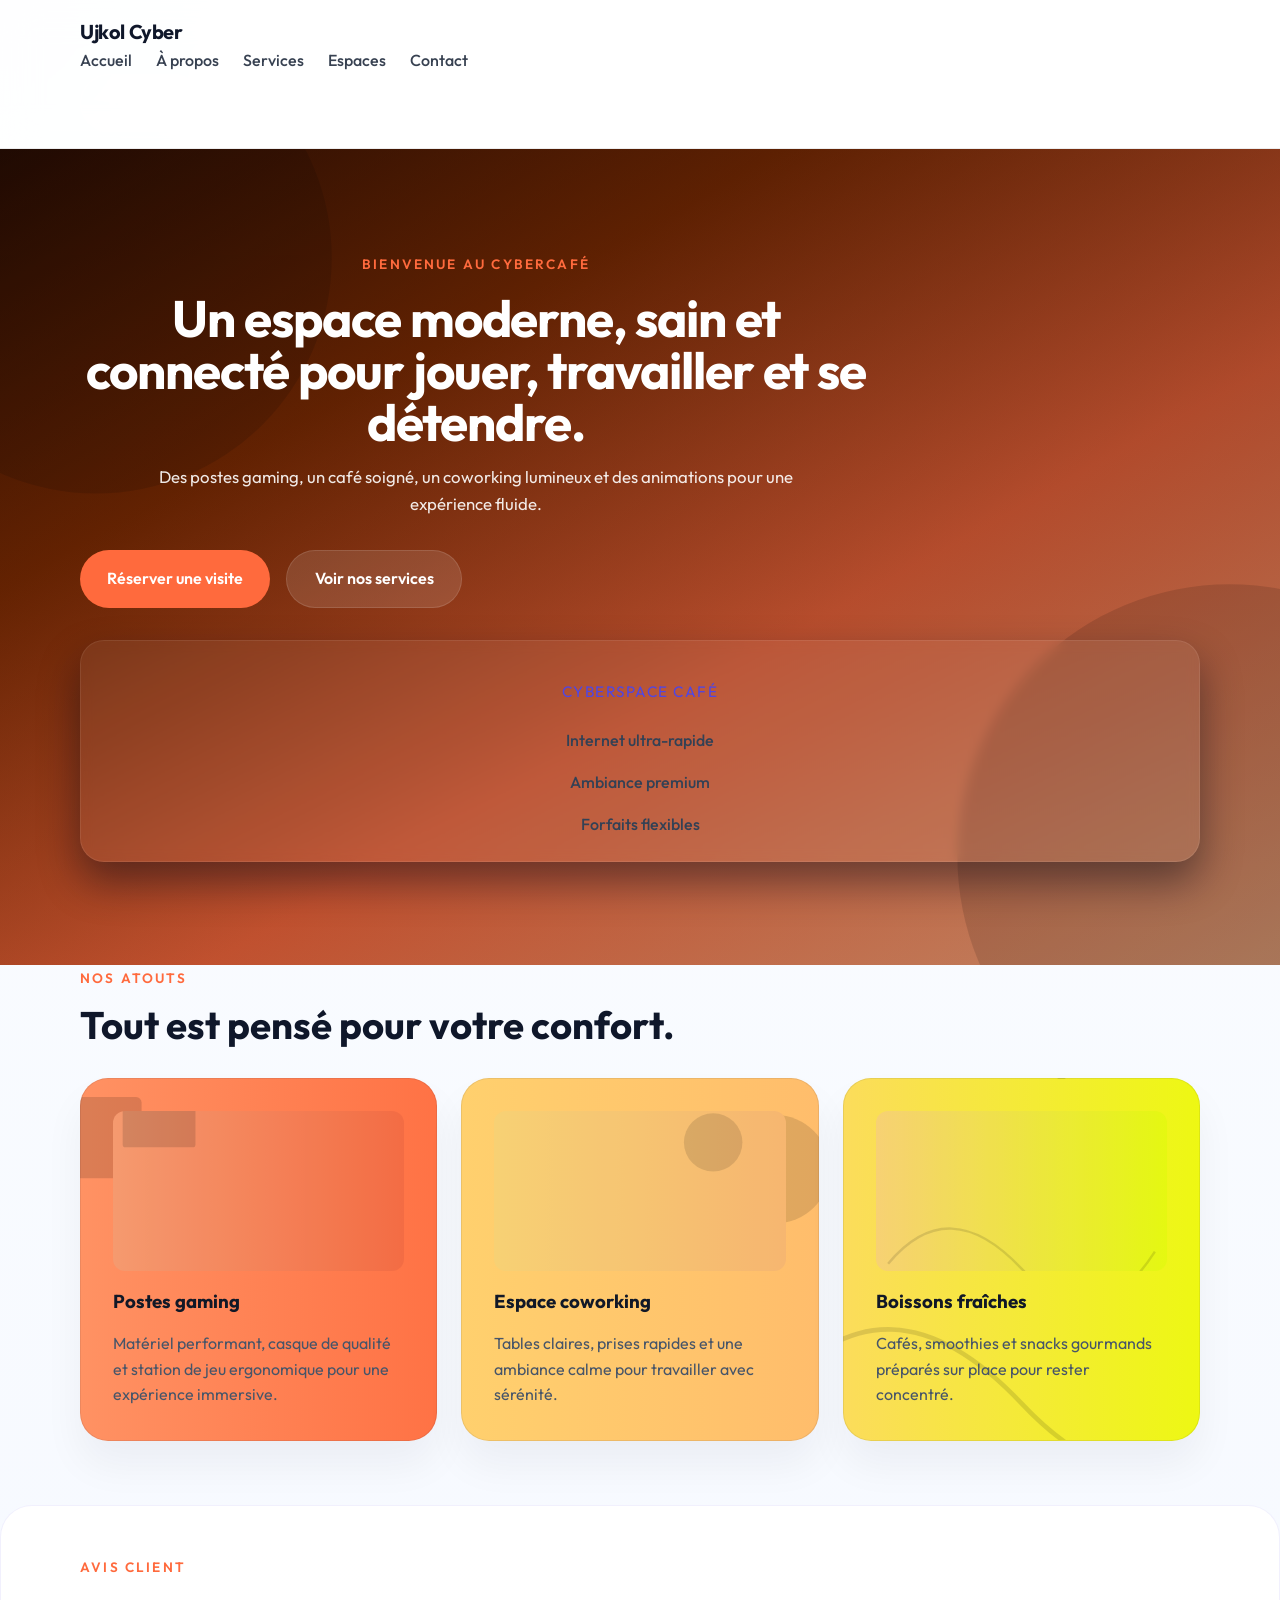
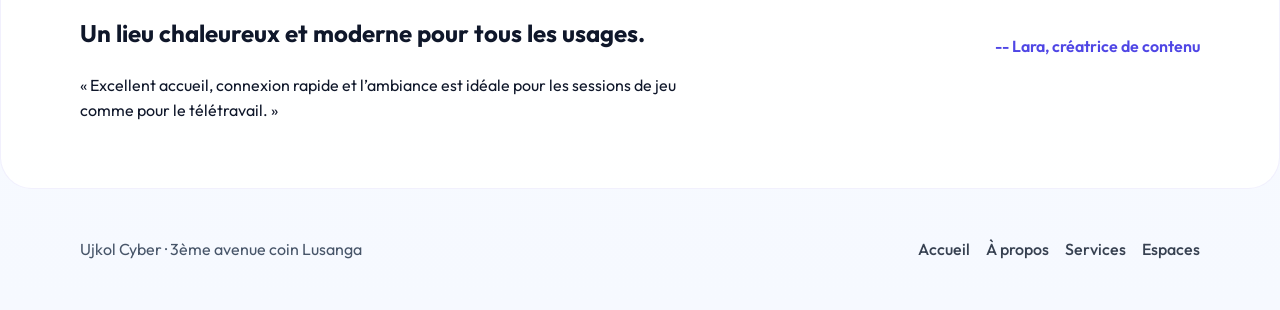
<file: index.html>
<!DOCTYPE html>
<html lang="fr">
<head>
  <meta charset="UTF-8" />
  <meta name="viewport" content="width=device-width, initial-scale=1.0" />
  <title>Ujkol Cyber | Accueil</title>
  <link rel="stylesheet" href="style.css" />
  <link href="https://fonts.googleapis.com/css2?family=Outfit:wght@300;400;600;700;800&display=swap" rel="stylesheet">
  <script defer src="main.js"></script>
</head>
<body>
  <header class="site-header">
    <div class="container header-inner">
      <a href="index.html" class="brand">Ujkol Cyber</a>
      <button class="nav-toggle" aria-label="Ouvrir le menu">
        <span></span><span></span><span></span>
      </button>
      <nav class="site-nav">
        <a href="index.html">Accueil</a>
        <a href="about.html">À propos</a>
        <a href="services.html">Services</a>
        <a href="spaces.html">Espaces</a>
        <a href="contact.html">Contact</a>
      </nav>
      <a href="contact.html" class="button button-secondary nav-action">Réserver</a>
    </div>
  </header>

  <main>
    <section class="hero hero-bg">
      <div class="container hero-grid">
        <div class="hero-copy fade-up">
          <span class="eyebrow">Bienvenue au cybercafé</span>
          <h1>Un espace moderne, sain et connecté pour jouer, travailler et se détendre.</h1>
          <p>Des postes gaming, un café soigné, un coworking lumineux et des animations pour une expérience fluide.</p>
          <div class="hero-actions">
            <a class="button button-primary" href="contact.html">Réserver une visite</a>
            <a class="button button-secondary" href="services.html">Voir nos services</a>
          </div>
        </div>
        <div class="hero-card fade-up delay-1">
          <div class="card-top">
            <p>CyberSpace Café</p>
          </div>
          <div class="card-meta">
            <p>Internet ultra-rapide</p>
            <p>Ambiance premium</p>
            <p>Forfaits flexibles</p>
          </div>
        </div>
      </div>
    </section>

    <section class="features container">
      <div class="section-heading fade-up">
        <span class="eyebrow">Nos atouts</span>
        <h2>Tout est pensé pour votre confort.</h2>
      </div>
      <div class="feature-grid">
        <article class="feature-card fade-up delay-1" data-bg="feature1.svg">
          <div class="feature-img" data-bg="feature1.svg"></div>
          <h3>Postes gaming</h3>
          <p>Matériel performant, casque de qualité et station de jeu ergonomique pour une expérience immersive.</p>
        </article>
        <article class="feature-card fade-up delay-2" data-bg="feature2.svg">
          <div class="feature-img" data-bg="feature2.svg"></div>
          <h3>Espace coworking</h3>
          <p>Tables claires, prises rapides et une ambiance calme pour travailler avec sérénité.</p>
        </article>
        <article class="feature-card fade-up delay-3" data-bg="feature3.svg">
          <div class="feature-img" data-bg="feature3.svg"></div>
          <h3>Boissons fraîches</h3>
          <p>Cafés, smoothies et snacks gourmands préparés sur place pour rester concentré.</p>
        </article>
      </div>
    </section>

    <section class="testimonial section-surface fade-up">
      <div class="container testimonial-inner">
        <div>
          <span class="eyebrow">Avis client</span>
          <h2>Un lieu chaleureux et moderne pour tous les usages.</h2>
          <p>« Excellent accueil, connexion rapide et l’ambiance est idéale pour les sessions de jeu comme pour le télétravail. »</p>
        </div>
        <div class="testimonial-meta">
          <p>-- Lara, créatrice de contenu</p>
        </div>
      </div>
    </section>
  </main>

  <footer class="site-footer">
    <div class="container footer-inner">
      <p>Ujkol Cyber · 3ème avenue coin Lusanga</p>
      <nav class="footer-nav">
        <a href="index.html">Accueil</a>
        <a href="about.html">À propos</a>
        <a href="services.html">Services</a>
        <a href="spaces.html">Espaces</a>
      </nav>
    </div>
  </footer>
</body>
</html>
</file>
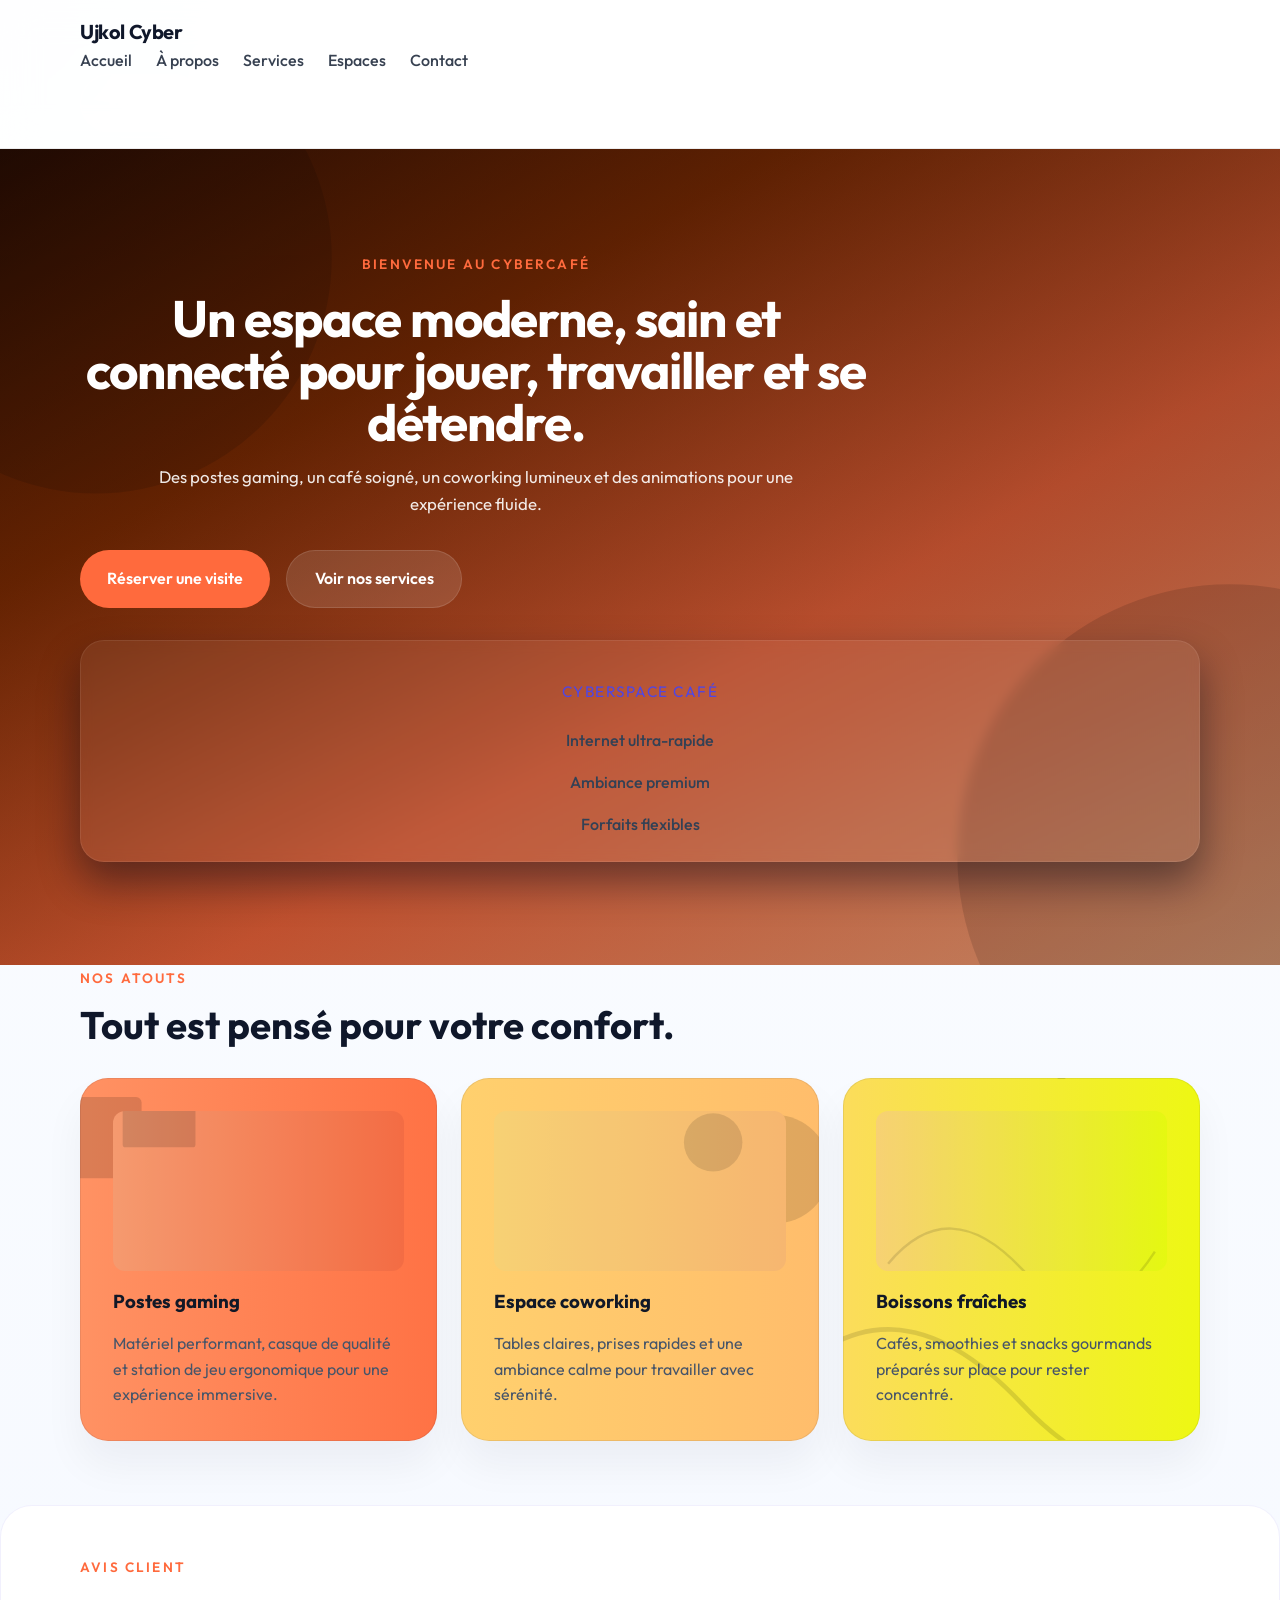
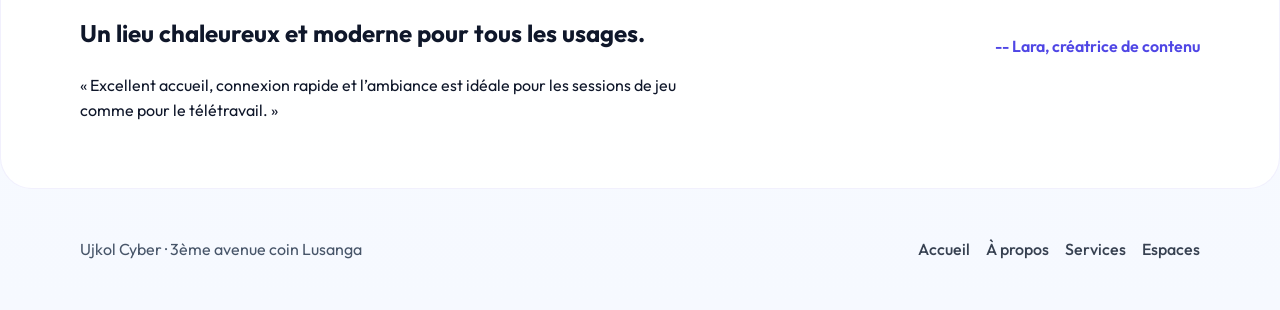
<file: plamedie/index.html>
<!DOCTYPE html>
<html lang="fr">
<head>
  <meta charset="UTF-8" />
  <meta name="viewport" content="width=device-width, initial-scale=1.0" />
  <title>Ujkol Cyber | Accueil</title>
  <link rel="stylesheet" href="css/style.css" />
  <link href="https://fonts.googleapis.com/css2?family=Outfit:wght@300;400;600;700;800&display=swap" rel="stylesheet">
  <script defer src="js/main.js"></script>
</head>
<body>
  <header class="site-header">
    <div class="container header-inner">
      <a href="index.html" class="brand">Ujkol Cyber</a>
      <button class="nav-toggle" aria-label="Ouvrir le menu">
        <span></span><span></span><span></span>
      </button>
      <nav class="site-nav">
        <a href="index.html">Accueil</a>
        <a href="about.html">À propos</a>
        <a href="services.html">Services</a>
        <a href="spaces.html">Espaces</a>
        <a href="contact.html">Contact</a>
      </nav>
      <a href="contact.html" class="button button-secondary nav-action">Réserver</a>
    </div>
  </header>

  <main>
    <section class="hero hero-bg">
      <div class="container hero-grid">
        <div class="hero-copy fade-up">
          <span class="eyebrow">Bienvenue au cybercafé</span>
          <h1>Un espace moderne, sain et connecté pour jouer, travailler et se détendre.</h1>
          <p>Des postes gaming, un café soigné, un coworking lumineux et des animations pour une expérience fluide.</p>
          <div class="hero-actions">
            <a class="button button-primary" href="contact.html">Réserver une visite</a>
            <a class="button button-secondary" href="services.html">Voir nos services</a>
          </div>
        </div>
        <div class="hero-card fade-up delay-1">
          <div class="card-top">
            <p>CyberSpace Café</p>
          </div>
          <div class="card-meta">
            <p>Internet ultra-rapide</p>
            <p>Ambiance premium</p>
            <p>Forfaits flexibles</p>
          </div>
        </div>
      </div>
    </section>

    <section class="features container">
      <div class="section-heading fade-up">
        <span class="eyebrow">Nos atouts</span>
        <h2>Tout est pensé pour votre confort.</h2>
      </div>
      <div class="feature-grid">
        <article class="feature-card fade-up delay-1" data-bg="images/feature1.svg">
          <div class="feature-img" data-bg="images/feature1.svg"></div>
          <h3>Postes gaming</h3>
          <p>Matériel performant, casque de qualité et station de jeu ergonomique pour une expérience immersive.</p>
        </article>
        <article class="feature-card fade-up delay-2" data-bg="images/feature2.svg">
          <div class="feature-img" data-bg="images/feature2.svg"></div>
          <h3>Espace coworking</h3>
          <p>Tables claires, prises rapides et une ambiance calme pour travailler avec sérénité.</p>
        </article>
        <article class="feature-card fade-up delay-3" data-bg="images/feature3.svg">
          <div class="feature-img" data-bg="images/feature3.svg"></div>
          <h3>Boissons fraîches</h3>
          <p>Cafés, smoothies et snacks gourmands préparés sur place pour rester concentré.</p>
        </article>
      </div>
    </section>

    <section class="testimonial section-surface fade-up">
      <div class="container testimonial-inner">
        <div>
          <span class="eyebrow">Avis client</span>
          <h2>Un lieu chaleureux et moderne pour tous les usages.</h2>
          <p>« Excellent accueil, connexion rapide et l’ambiance est idéale pour les sessions de jeu comme pour le télétravail. »</p>
        </div>
        <div class="testimonial-meta">
          <p>-- Lara, créatrice de contenu</p>
        </div>
      </div>
    </section>
  </main>

  <footer class="site-footer">
    <div class="container footer-inner">
      <p>Ujkol Cyber · 3ème avenue coin Lusanga</p>
      <nav class="footer-nav">
        <a href="index.html">Accueil</a>
        <a href="about.html">À propos</a>
        <a href="services.html">Services</a>
        <a href="spaces.html">Espaces</a>
      </nav>
    </div>
  </footer>
</body>
</html>
</file>
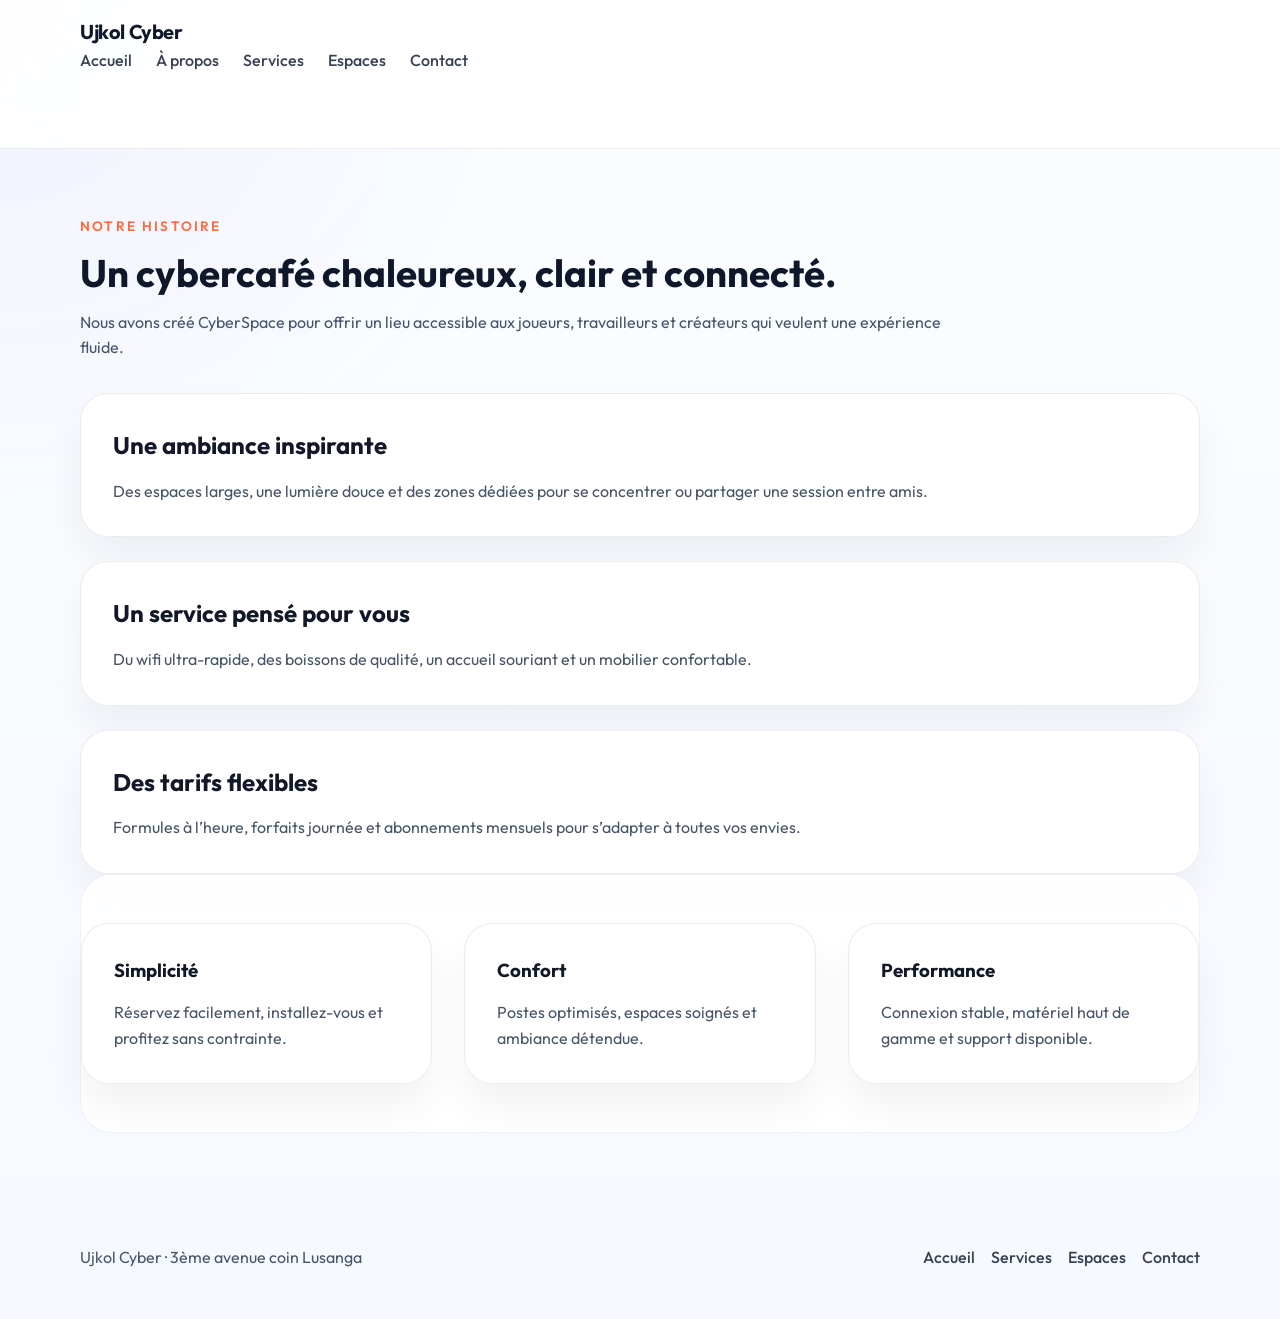
<file: about.html>
<!DOCTYPE html>
<html lang="fr">
<head>
  <meta charset="UTF-8" />
  <meta name="viewport" content="width=device-width, initial-scale=1.0" />
  <title>Ujkol Cyber | À propos</title>
  <link rel="stylesheet" href="style.css" />
  <link href="https://fonts.googleapis.com/css2?family=Outfit:wght@300;400;600;700;800&display=swap" rel="stylesheet">
  <script defer src="main.js"></script>
</head>
<body>
  <header class="site-header">
    <div class="container header-inner">
      <a href="index.html" class="brand">Ujkol Cyber</a>
      <button class="nav-toggle" aria-label="Ouvrir le menu">
        <span></span><span></span><span></span>
      </button>
      <nav class="site-nav">
        <a href="index.html">Accueil</a>
        <a href="about.html">À propos</a>
        <a href="services.html">Services</a>
        <a href="spaces.html">Espaces</a>
        <a href="contact.html">Contact</a>
      </nav>
      <a href="contact.html" class="button button-secondary nav-action">Réserver</a>
    </div>
  </header>

  <main class="container page-content">
    <section class="section-heading fade-up">
      <span class="eyebrow">Notre histoire</span>
      <h1>Un cybercafé chaleureux, clair et connecté.</h1>
      <p>Nous avons créé CyberSpace pour offrir un lieu accessible aux joueurs, travailleurs et créateurs qui veulent une expérience fluide.</p>
    </section>

    <section class="content-grid">
      <div class="content-block fade-up delay-1">
        <h2>Une ambiance inspirante</h2>
        <p>Des espaces larges, une lumière douce et des zones dédiées pour se concentrer ou partager une session entre amis.</p>
      </div>
      <div class="content-block fade-up delay-2">
        <h2>Un service pensé pour vous</h2>
        <p>Du wifi ultra-rapide, des boissons de qualité, un accueil souriant et un mobilier confortable.</p>
      </div>
      <div class="content-block fade-up delay-3">
        <h2>Des tarifs flexibles</h2>
        <p>Formules à l’heure, forfaits journée et abonnements mensuels pour s’adapter à toutes vos envies.</p>
      </div>
    </section>

    <section class="values section-surface fade-up">
      <div class="value-card">
        <h3>Simplicité</h3>
        <p>Réservez facilement, installez-vous et profitez sans contrainte.</p>
      </div>
      <div class="value-card">
        <h3>Confort</h3>
        <p>Postes optimisés, espaces soignés et ambiance détendue.</p>
      </div>
      <div class="value-card">
        <h3>Performance</h3>
        <p>Connexion stable, matériel haut de gamme et support disponible.</p>
      </div>
    </section>
  </main>

  <footer class="site-footer">
    <div class="container footer-inner">
      <p>Ujkol Cyber · 3ème avenue coin Lusanga</p>
      <nav class="footer-nav">
        <a href="index.html">Accueil</a>
        <a href="services.html">Services</a>
        <a href="spaces.html">Espaces</a>
        <a href="contact.html">Contact</a>
      </nav>
    </div>
  </footer>
</body>
</html>
</file>
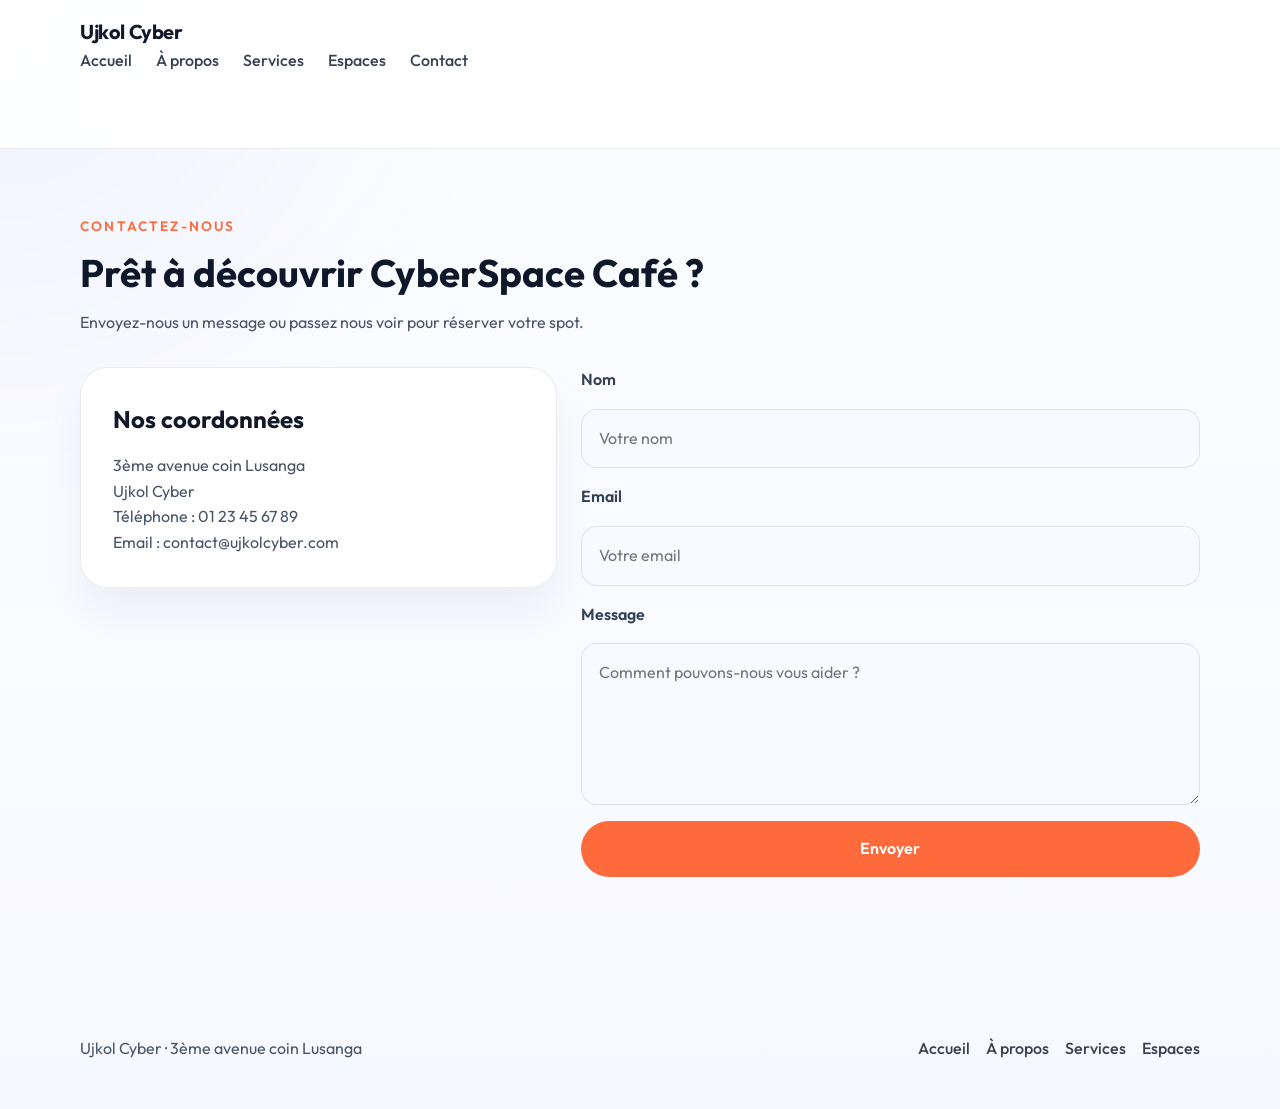
<file: contact.html>
<!DOCTYPE html>
<html lang="fr">
<head>
  <meta charset="UTF-8" />
  <meta name="viewport" content="width=device-width, initial-scale=1.0" />
  <title>Ujkol Cyber | Contact</title>
  <link rel="stylesheet" href="style.css" />
  <link href="https://fonts.googleapis.com/css2?family=Outfit:wght@300;400;600;700;800&display=swap" rel="stylesheet">
  <script defer src="main.js"></script>
</head>
<body>
  <header class="site-header">
    <div class="container header-inner">
      <a href="index.html" class="brand">Ujkol Cyber</a>
      <button class="nav-toggle" aria-label="Ouvrir le menu">
        <span></span><span></span><span></span>
      </button>
      <nav class="site-nav">
        <a href="index.html">Accueil</a>
        <a href="about.html">À propos</a>
        <a href="services.html">Services</a>
        <a href="spaces.html">Espaces</a>
        <a href="contact.html">Contact</a>
      </nav>
      <a href="contact.html" class="button button-secondary nav-action">Réserver</a>
    </div>
  </header>

  <main class="container page-content">
    <section class="section-heading fade-up">
      <span class="eyebrow">Contactez-nous</span>
      <h1>Prêt à découvrir CyberSpace Café ?</h1>
      <p>Envoyez-nous un message ou passez nous voir pour réserver votre spot.</p>
    </section>

    <section class="contact-grid">
      <div class="contact-card fade-up delay-1">
        <h2>Nos coordonnées</h2>
        <p>3ème avenue coin Lusanga</p>
        <p>Ujkol Cyber</p>
        <p>Téléphone : 01 23 45 67 89</p>
        <p>Email : contact@ujkolcyber.com</p>
      </div>
      <form class="contact-form fade-up delay-2" onsubmit="handleContact(event)">
        <label for="name">Nom</label>
        <input type="text" id="name" name="name" placeholder="Votre nom" required />
        <label for="email">Email</label>
        <input type="email" id="email" name="email" placeholder="Votre email" required />
        <label for="message">Message</label>
        <textarea id="message" name="message" rows="5" placeholder="Comment pouvons-nous vous aider ?" required></textarea>
        <button class="button button-primary" type="submit">Envoyer</button>
        <p class="form-message" aria-live="polite"></p>
      </form>
    </section>
  </main>

  <footer class="site-footer">
    <div class="container footer-inner">
      <p>Ujkol Cyber · 3ème avenue coin Lusanga</p>
      <nav class="footer-nav">
        <a href="index.html">Accueil</a>
        <a href="about.html">À propos</a>
        <a href="services.html">Services</a>
        <a href="spaces.html">Espaces</a>
      </nav>
    </div>
  </footer>
</body>
</html>
</file>
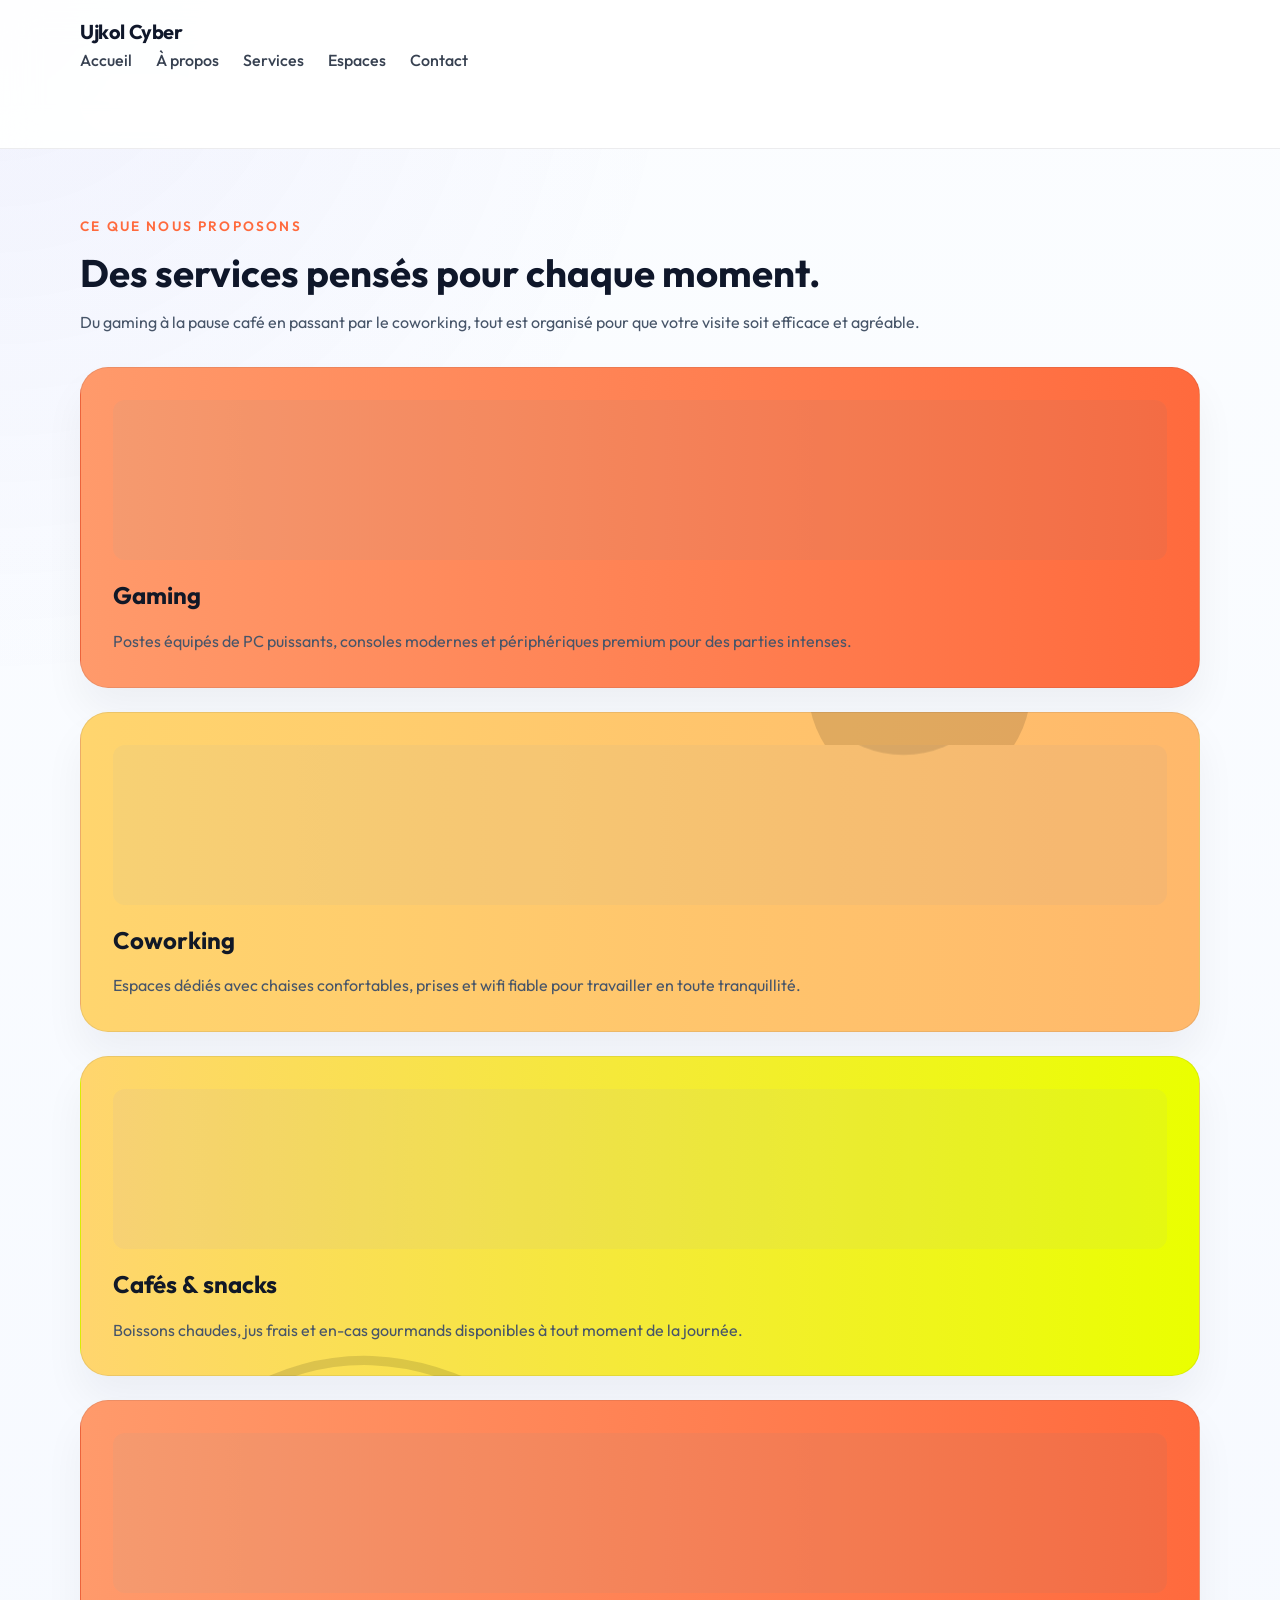
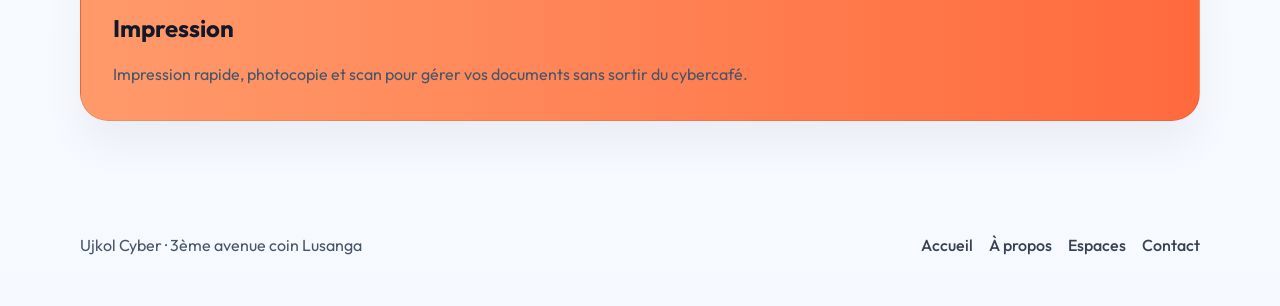
<file: services.html>
<!DOCTYPE html>
<html lang="fr">
<head>
  <meta charset="UTF-8" />
  <meta name="viewport" content="width=device-width, initial-scale=1.0" />
  <title>Ujkol Cyber | Services</title>
  <link rel="stylesheet" href="style.css" />
  <link href="https://fonts.googleapis.com/css2?family=Outfit:wght@300;400;600;700;800&display=swap" rel="stylesheet">
  <script defer src="main.js"></script>
</head>
<body>
  <header class="site-header">
    <div class="container header-inner">
      <a href="index.html" class="brand">Ujkol Cyber</a>
      <button class="nav-toggle" aria-label="Ouvrir le menu">
        <span></span><span></span><span></span>
      </button>
      <nav class="site-nav">
        <a href="index.html">Accueil</a>
        <a href="about.html">À propos</a>
        <a href="services.html">Services</a>
        <a href="spaces.html">Espaces</a>
        <a href="contact.html">Contact</a>
      </nav>
      <a href="contact.html" class="button button-secondary nav-action">Réserver</a>
    </div>
  </header>

  <main class="container page-content">
    <section class="section-heading fade-up">
      <span class="eyebrow">Ce que nous proposons</span>
      <h1>Des services pensés pour chaque moment.</h1>
      <p>Du gaming à la pause café en passant par le coworking, tout est organisé pour que votre visite soit efficace et agréable.</p>
    </section>

    <section class="services-grid">
      <article class="service-card fade-up delay-1" data-bg="feature1.svg">
        <div class="feature-img" data-bg="feature1.svg"></div>
        <h2>Gaming</h2>
        <p>Postes équipés de PC puissants, consoles modernes et périphériques premium pour des parties intenses.</p>
      </article>
      <article class="service-card fade-up delay-2" data-bg="feature2.svg">
        <div class="feature-img" data-bg="feature2.svg"></div>
        <h2>Coworking</h2>
        <p>Espaces dédiés avec chaises confortables, prises et wifi fiable pour travailler en toute tranquillité.</p>
      </article>
      <article class="service-card fade-up delay-3" data-bg="feature3.svg">
        <div class="feature-img" data-bg="feature3.svg"></div>
        <h2>Cafés & snacks</h2>
        <p>Boissons chaudes, jus frais et en-cas gourmands disponibles à tout moment de la journée.</p>
      </article>
      <article class="service-card fade-up delay-4" data-bg="feature1.svg">
        <div class="feature-img" data-bg="feature1.svg"></div>
        <h2>Impression</h2>
        <p>Impression rapide, photocopie et scan pour gérer vos documents sans sortir du cybercafé.</p>
      </article>
    </section>
  </main>

  <footer class="site-footer">
    <div class="container footer-inner">
      <p>Ujkol Cyber · 3ème avenue coin Lusanga</p>
      <nav class="footer-nav">
        <a href="index.html">Accueil</a>
        <a href="about.html">À propos</a>
        <a href="spaces.html">Espaces</a>
        <a href="contact.html">Contact</a>
      </nav>
    </div>
  </footer>
</body>
</html>
</file>
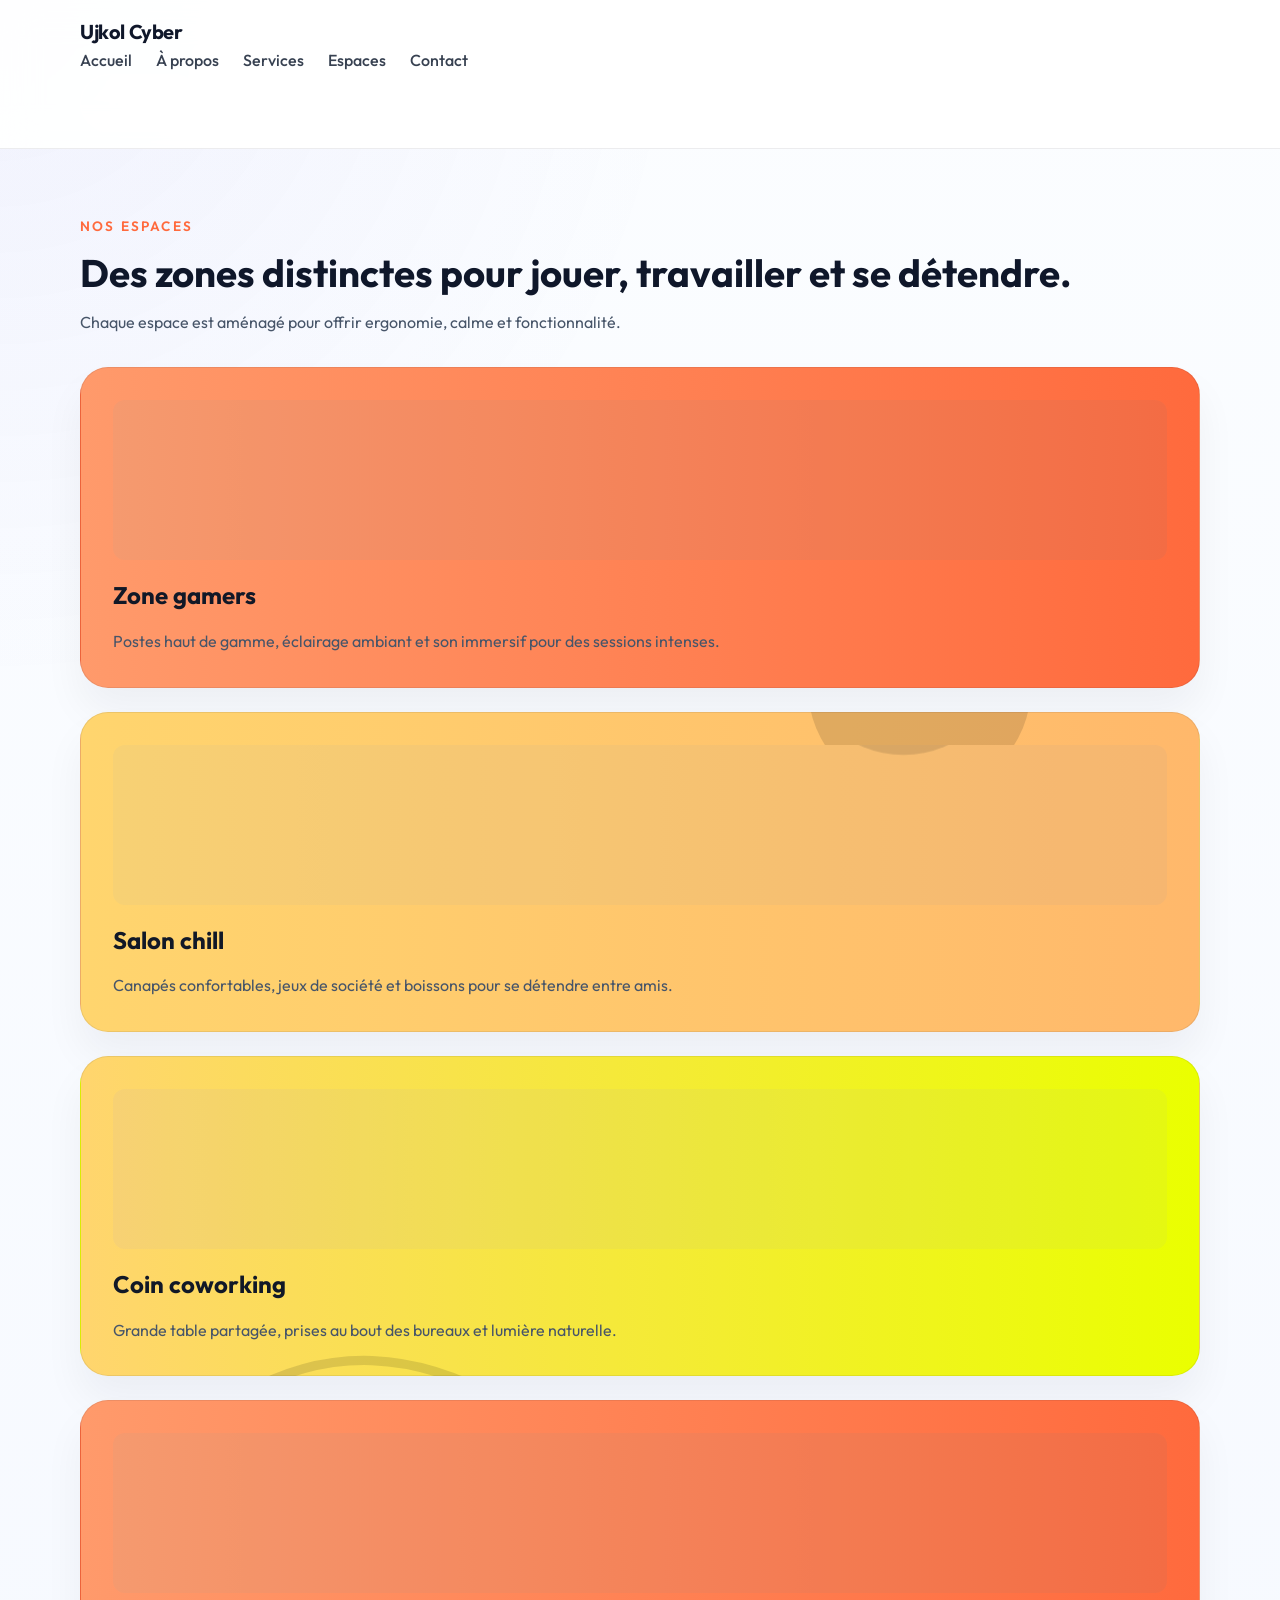
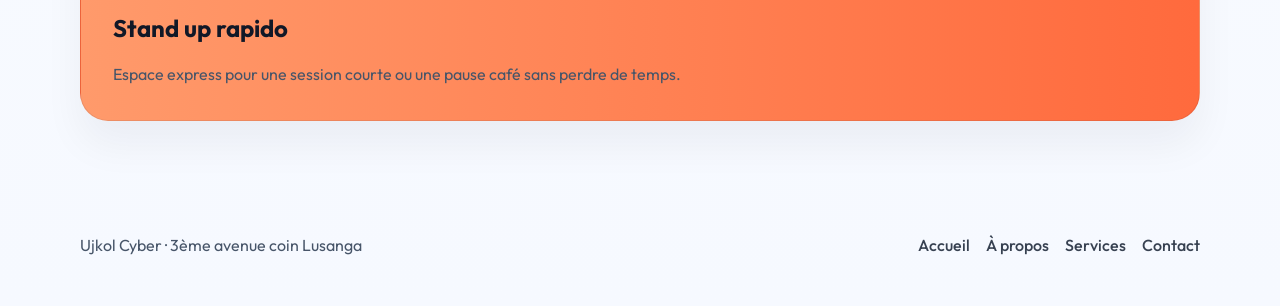
<file: spaces.html>
<!DOCTYPE html>
<html lang="fr">
<head>
  <meta charset="UTF-8" />
  <meta name="viewport" content="width=device-width, initial-scale=1.0" />
  <title>Ujkol Cyber | Espaces</title>
  <link rel="stylesheet" href="style.css" />
  <link href="https://fonts.googleapis.com/css2?family=Outfit:wght@300;400;600;700;800&display=swap" rel="stylesheet">
  <script defer src="main.js"></script>
</head>
<body>
  <header class="site-header">
    <div class="container header-inner">
      <a href="index.html" class="brand">Ujkol Cyber</a>
      <button class="nav-toggle" aria-label="Ouvrir le menu">
        <span></span><span></span><span></span>
      </button>
      <nav class="site-nav">
        <a href="index.html">Accueil</a>
        <a href="about.html">À propos</a>
        <a href="services.html">Services</a>
        <a href="spaces.html">Espaces</a>
        <a href="contact.html">Contact</a>
      </nav>
      <a href="contact.html" class="button button-secondary nav-action">Réserver</a>
    </div>
  </header>

  <main class="container page-content">
    <section class="section-heading fade-up">
      <span class="eyebrow">Nos espaces</span>
      <h1>Des zones distinctes pour jouer, travailler et se détendre.</h1>
      <p>Chaque espace est aménagé pour offrir ergonomie, calme et fonctionnalité.</p>
    </section>

    <section class="spaces-grid">
      <article class="space-card fade-up delay-1" data-bg="feature1.svg">
        <div class="feature-img" data-bg="feature1.svg"></div>
        <h2>Zone gamers</h2>
        <p>Postes haut de gamme, éclairage ambiant et son immersif pour des sessions intenses.</p>
      </article>
      <article class="space-card fade-up delay-2" data-bg="feature2.svg">
        <div class="feature-img" data-bg="feature2.svg"></div>
        <h2>Salon chill</h2>
        <p>Canapés confortables, jeux de société et boissons pour se détendre entre amis.</p>
      </article>
      <article class="space-card fade-up delay-3" data-bg="feature3.svg">
        <div class="feature-img" data-bg="feature3.svg"></div>
        <h2>Coin coworking</h2>
        <p>Grande table partagée, prises au bout des bureaux et lumière naturelle.</p>
      </article>
      <article class="space-card fade-up delay-4" data-bg="feature1.svg">
        <div class="feature-img" data-bg="feature1.svg"></div>
        <h2>Stand up rapido</h2>
        <p>Espace express pour une session courte ou une pause café sans perdre de temps.</p>
      </article>
    </section>
  </main>

  <footer class="site-footer">
    <div class="container footer-inner">
      <p>Ujkol Cyber · 3ème avenue coin Lusanga</p>
      <nav class="footer-nav">
        <a href="index.html">Accueil</a>
        <a href="about.html">À propos</a>
        <a href="services.html">Services</a>
        <a href="contact.html">Contact</a>
      </nav>
    </div>
  </footer>
</body>
</html>
</file>
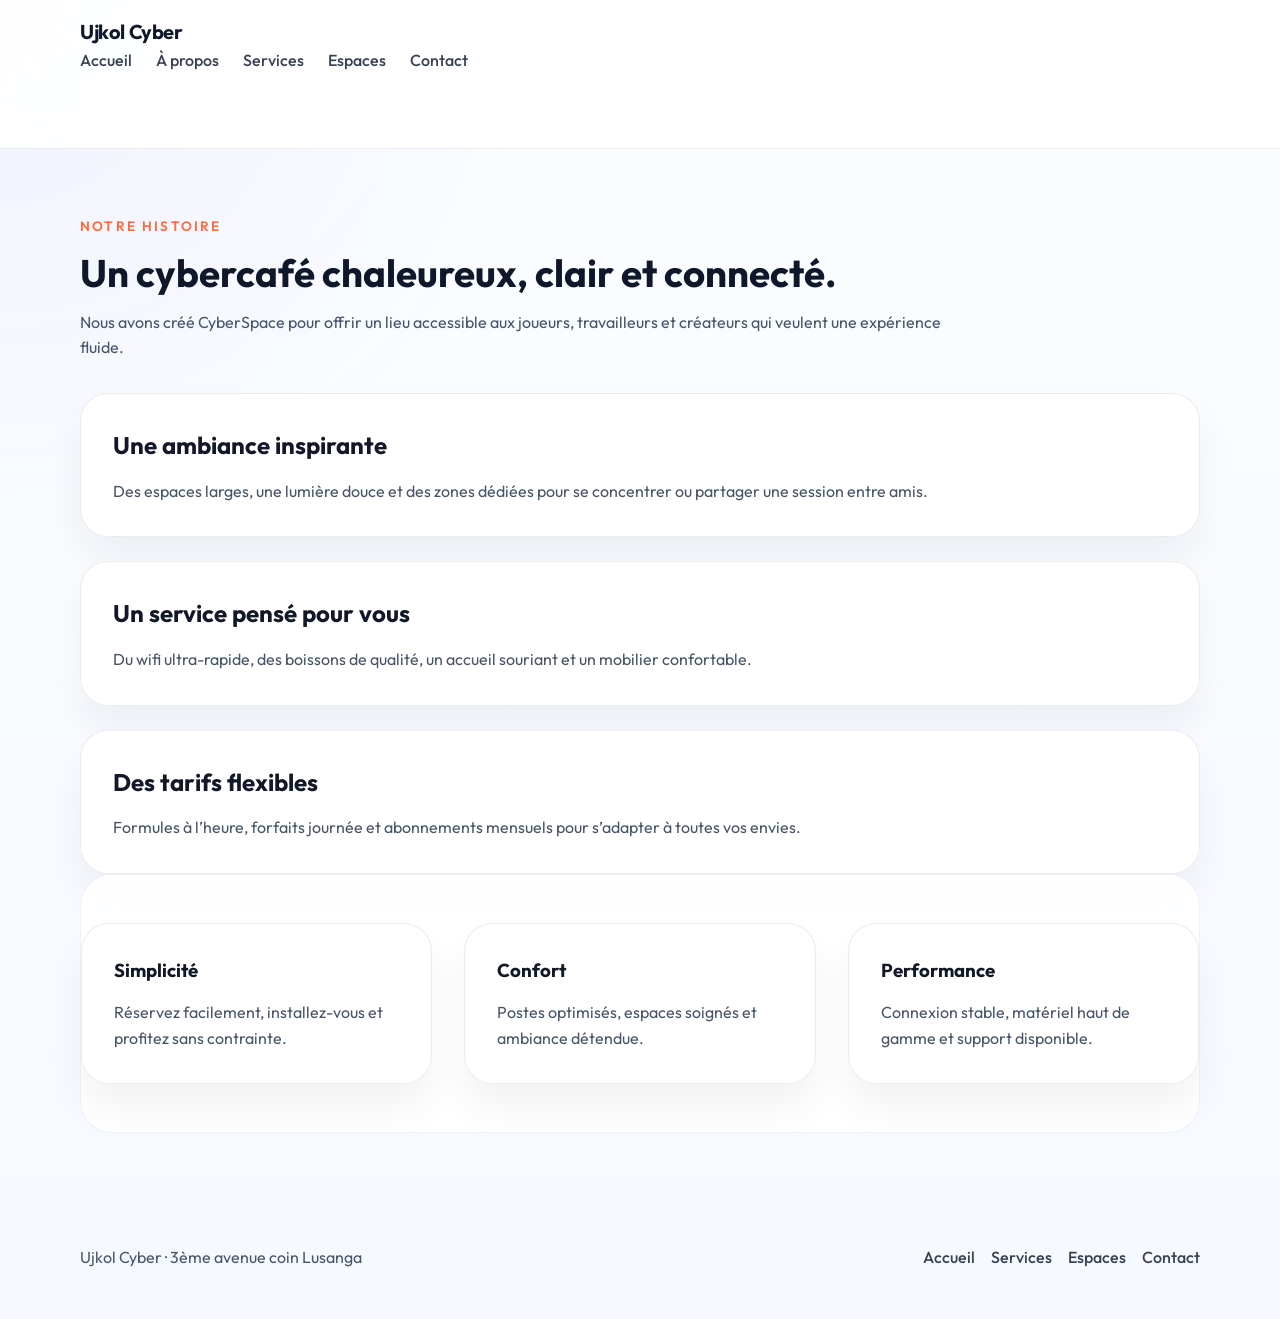
<file: plamedie/about.html>
<!DOCTYPE html>
<html lang="fr">
<head>
  <meta charset="UTF-8" />
  <meta name="viewport" content="width=device-width, initial-scale=1.0" />
  <title>Ujkol Cyber | À propos</title>
  <link rel="stylesheet" href="css/style.css" />
  <link href="https://fonts.googleapis.com/css2?family=Outfit:wght@300;400;600;700;800&display=swap" rel="stylesheet">
  <script defer src="js/main.js"></script>
</head>
<body>
  <header class="site-header">
    <div class="container header-inner">
      <a href="index.html" class="brand">Ujkol Cyber</a>
      <button class="nav-toggle" aria-label="Ouvrir le menu">
        <span></span><span></span><span></span>
      </button>
      <nav class="site-nav">
        <a href="index.html">Accueil</a>
        <a href="about.html">À propos</a>
        <a href="services.html">Services</a>
        <a href="spaces.html">Espaces</a>
        <a href="contact.html">Contact</a>
      </nav>
      <a href="contact.html" class="button button-secondary nav-action">Réserver</a>
    </div>
  </header>

  <main class="container page-content">
    <section class="section-heading fade-up">
      <span class="eyebrow">Notre histoire</span>
      <h1>Un cybercafé chaleureux, clair et connecté.</h1>
      <p>Nous avons créé CyberSpace pour offrir un lieu accessible aux joueurs, travailleurs et créateurs qui veulent une expérience fluide.</p>
    </section>

    <section class="content-grid">
      <div class="content-block fade-up delay-1">
        <h2>Une ambiance inspirante</h2>
        <p>Des espaces larges, une lumière douce et des zones dédiées pour se concentrer ou partager une session entre amis.</p>
      </div>
      <div class="content-block fade-up delay-2">
        <h2>Un service pensé pour vous</h2>
        <p>Du wifi ultra-rapide, des boissons de qualité, un accueil souriant et un mobilier confortable.</p>
      </div>
      <div class="content-block fade-up delay-3">
        <h2>Des tarifs flexibles</h2>
        <p>Formules à l’heure, forfaits journée et abonnements mensuels pour s’adapter à toutes vos envies.</p>
      </div>
    </section>

    <section class="values section-surface fade-up">
      <div class="value-card">
        <h3>Simplicité</h3>
        <p>Réservez facilement, installez-vous et profitez sans contrainte.</p>
      </div>
      <div class="value-card">
        <h3>Confort</h3>
        <p>Postes optimisés, espaces soignés et ambiance détendue.</p>
      </div>
      <div class="value-card">
        <h3>Performance</h3>
        <p>Connexion stable, matériel haut de gamme et support disponible.</p>
      </div>
    </section>
  </main>

  <footer class="site-footer">
    <div class="container footer-inner">
      <p>Ujkol Cyber · 3ème avenue coin Lusanga</p>
      <nav class="footer-nav">
        <a href="index.html">Accueil</a>
        <a href="services.html">Services</a>
        <a href="spaces.html">Espaces</a>
        <a href="contact.html">Contact</a>
      </nav>
    </div>
  </footer>
</body>
</html>
</file>
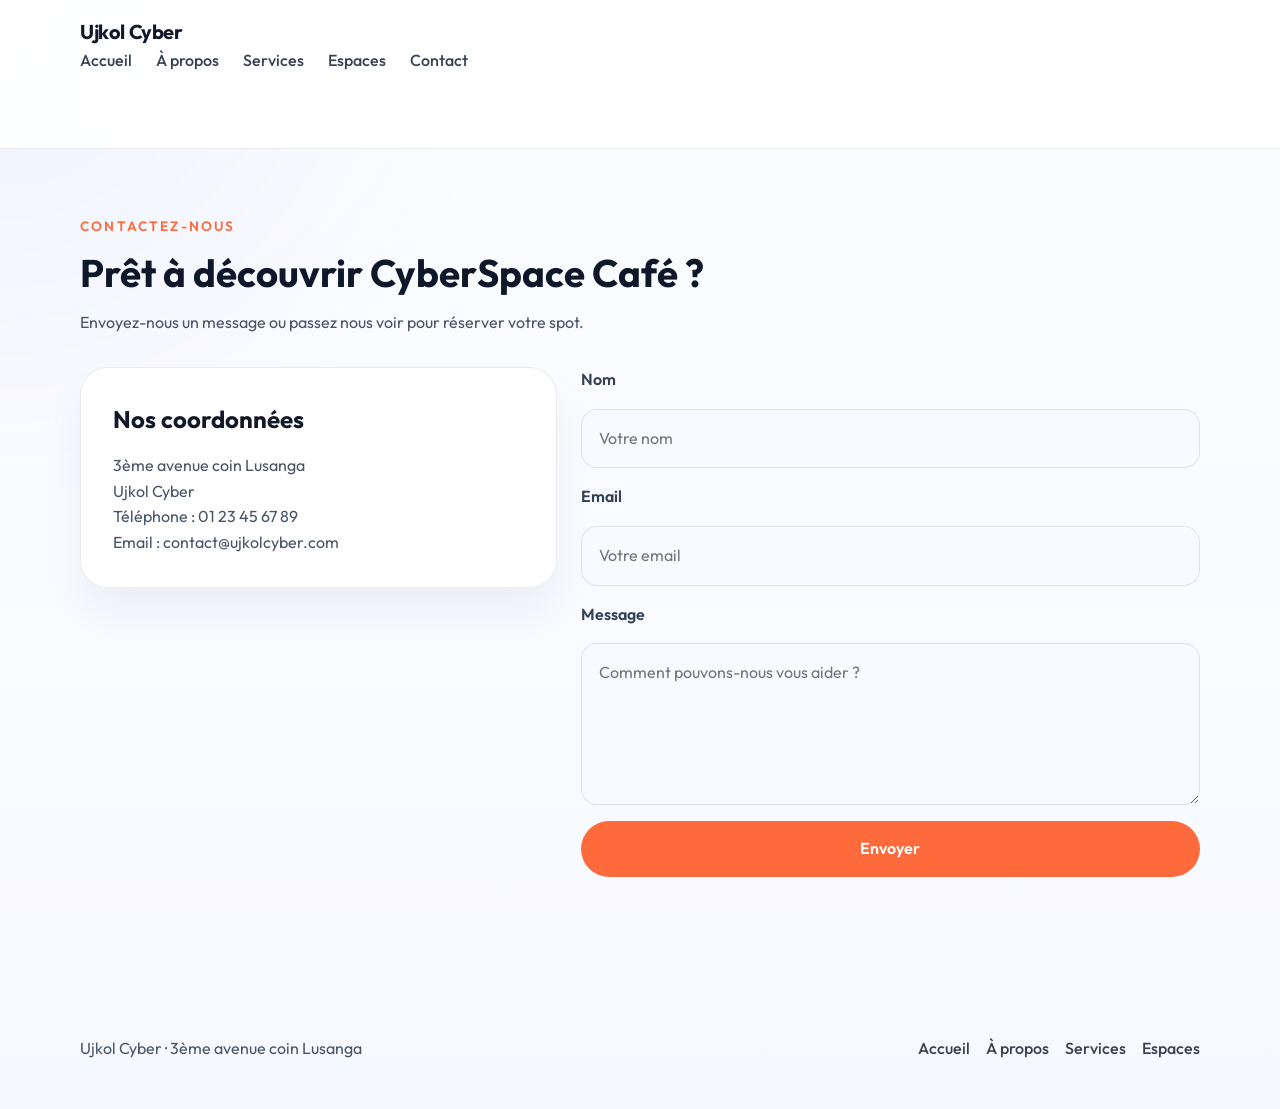
<file: plamedie/contact.html>
<!DOCTYPE html>
<html lang="fr">
<head>
  <meta charset="UTF-8" />
  <meta name="viewport" content="width=device-width, initial-scale=1.0" />
  <title>Ujkol Cyber | Contact</title>
  <link rel="stylesheet" href="css/style.css" />
  <link href="https://fonts.googleapis.com/css2?family=Outfit:wght@300;400;600;700;800&display=swap" rel="stylesheet">
  <script defer src="js/main.js"></script>
</head>
<body>
  <header class="site-header">
    <div class="container header-inner">
      <a href="index.html" class="brand">Ujkol Cyber</a>
      <button class="nav-toggle" aria-label="Ouvrir le menu">
        <span></span><span></span><span></span>
      </button>
      <nav class="site-nav">
        <a href="index.html">Accueil</a>
        <a href="about.html">À propos</a>
        <a href="services.html">Services</a>
        <a href="spaces.html">Espaces</a>
        <a href="contact.html">Contact</a>
      </nav>
      <a href="contact.html" class="button button-secondary nav-action">Réserver</a>
    </div>
  </header>

  <main class="container page-content">
    <section class="section-heading fade-up">
      <span class="eyebrow">Contactez-nous</span>
      <h1>Prêt à découvrir CyberSpace Café ?</h1>
      <p>Envoyez-nous un message ou passez nous voir pour réserver votre spot.</p>
    </section>

    <section class="contact-grid">
      <div class="contact-card fade-up delay-1">
        <h2>Nos coordonnées</h2>
        <p>3ème avenue coin Lusanga</p>
        <p>Ujkol Cyber</p>
        <p>Téléphone : 01 23 45 67 89</p>
        <p>Email : contact@ujkolcyber.com</p>
      </div>
      <form class="contact-form fade-up delay-2" onsubmit="handleContact(event)">
        <label for="name">Nom</label>
        <input type="text" id="name" name="name" placeholder="Votre nom" required />
        <label for="email">Email</label>
        <input type="email" id="email" name="email" placeholder="Votre email" required />
        <label for="message">Message</label>
        <textarea id="message" name="message" rows="5" placeholder="Comment pouvons-nous vous aider ?" required></textarea>
        <button class="button button-primary" type="submit">Envoyer</button>
        <p class="form-message" aria-live="polite"></p>
      </form>
    </section>
  </main>

  <footer class="site-footer">
    <div class="container footer-inner">
      <p>Ujkol Cyber · 3ème avenue coin Lusanga</p>
      <nav class="footer-nav">
        <a href="index.html">Accueil</a>
        <a href="about.html">À propos</a>
        <a href="services.html">Services</a>
        <a href="spaces.html">Espaces</a>
      </nav>
    </div>
  </footer>
</body>
</html>
</file>
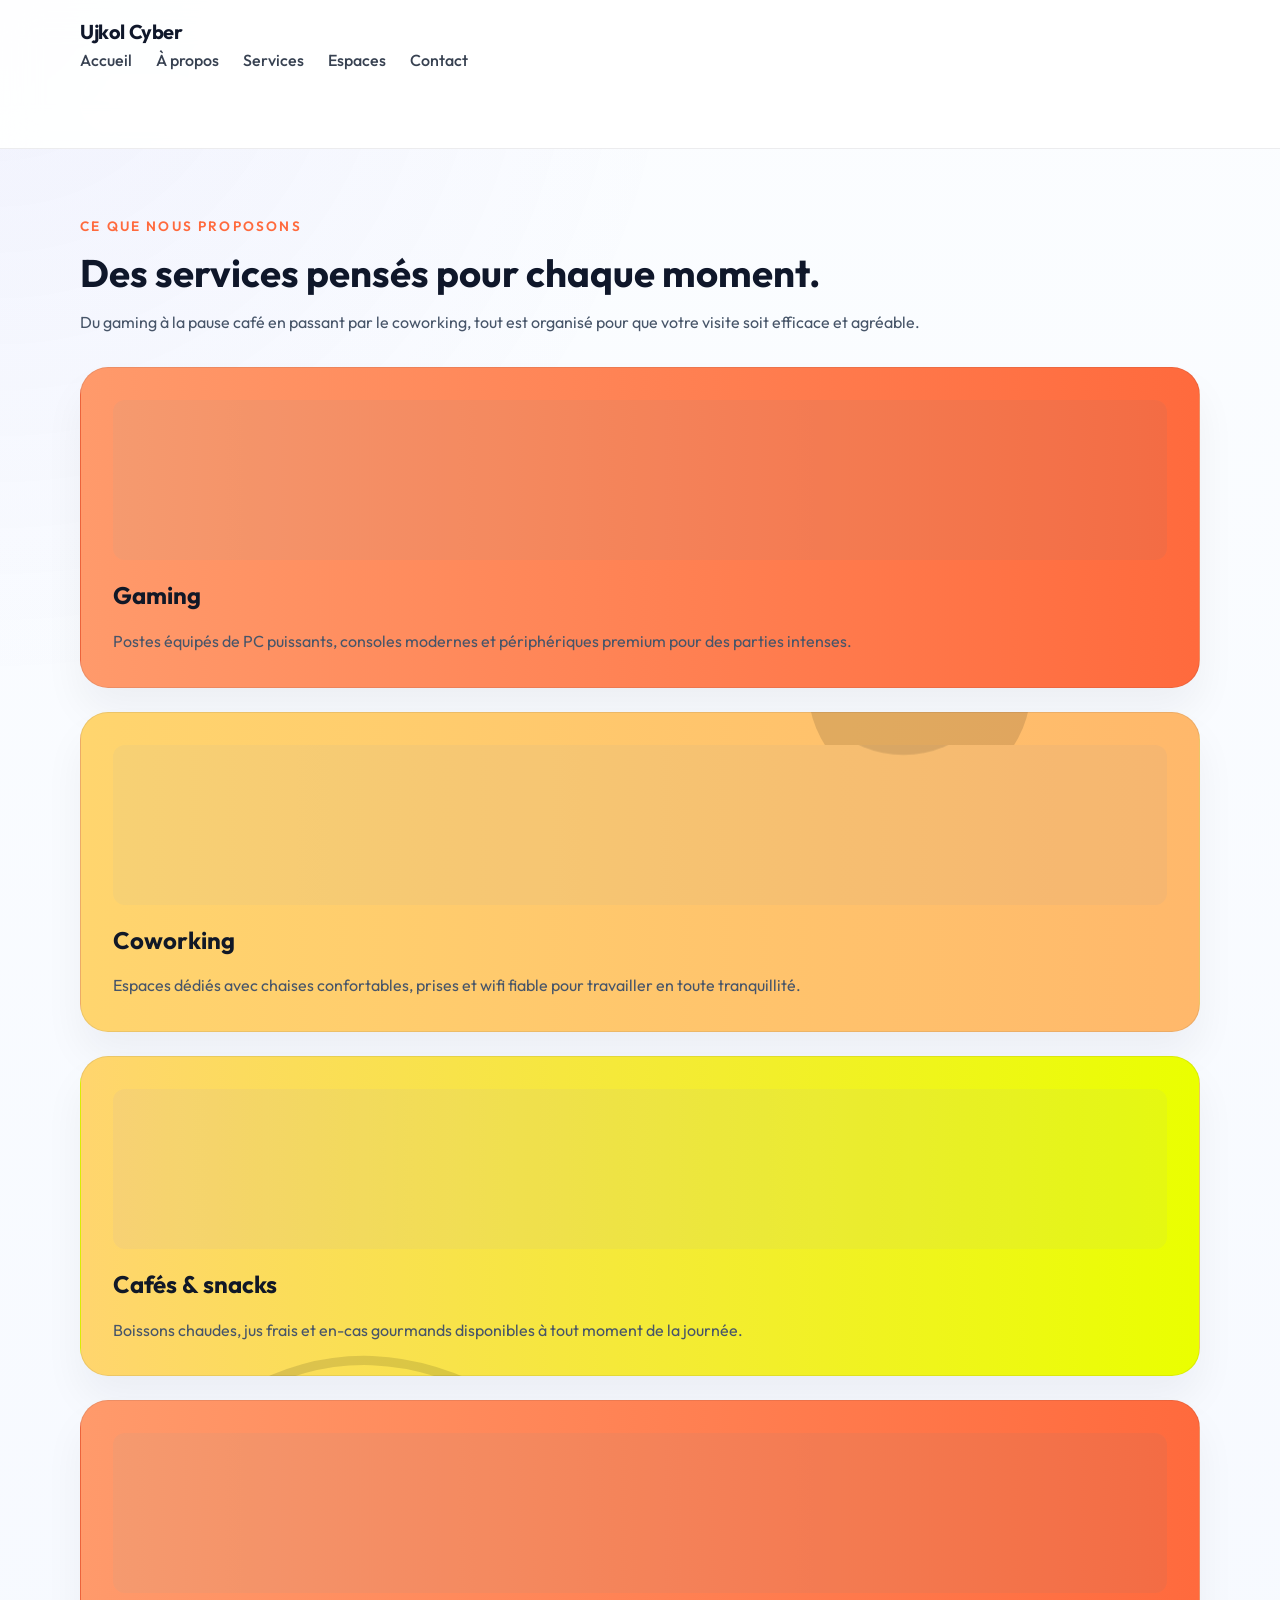
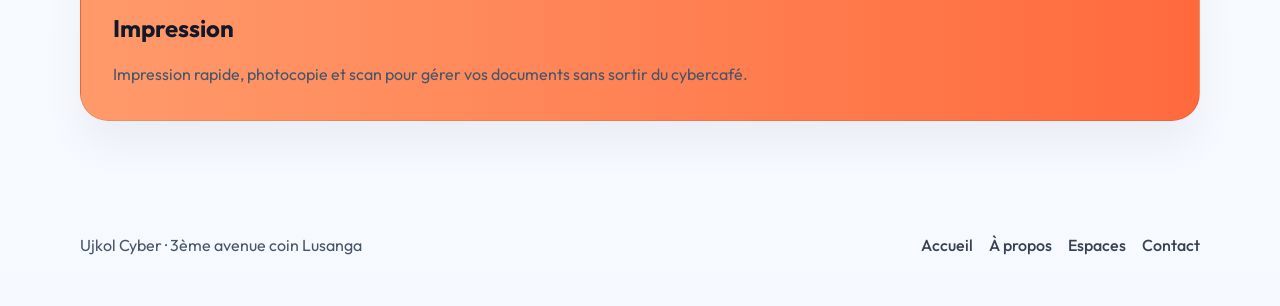
<file: plamedie/services.html>
<!DOCTYPE html>
<html lang="fr">
<head>
  <meta charset="UTF-8" />
  <meta name="viewport" content="width=device-width, initial-scale=1.0" />
  <title>Ujkol Cyber | Services</title>
  <link rel="stylesheet" href="css/style.css" />
  <link href="https://fonts.googleapis.com/css2?family=Outfit:wght@300;400;600;700;800&display=swap" rel="stylesheet">
  <script defer src="js/main.js"></script>
</head>
<body>
  <header class="site-header">
    <div class="container header-inner">
      <a href="index.html" class="brand">Ujkol Cyber</a>
      <button class="nav-toggle" aria-label="Ouvrir le menu">
        <span></span><span></span><span></span>
      </button>
      <nav class="site-nav">
        <a href="index.html">Accueil</a>
        <a href="about.html">À propos</a>
        <a href="services.html">Services</a>
        <a href="spaces.html">Espaces</a>
        <a href="contact.html">Contact</a>
      </nav>
      <a href="contact.html" class="button button-secondary nav-action">Réserver</a>
    </div>
  </header>

  <main class="container page-content">
    <section class="section-heading fade-up">
      <span class="eyebrow">Ce que nous proposons</span>
      <h1>Des services pensés pour chaque moment.</h1>
      <p>Du gaming à la pause café en passant par le coworking, tout est organisé pour que votre visite soit efficace et agréable.</p>
    </section>

    <section class="services-grid">
      <article class="service-card fade-up delay-1" data-bg="images/feature1.svg">
        <div class="feature-img" data-bg="images/feature1.svg"></div>
        <h2>Gaming</h2>
        <p>Postes équipés de PC puissants, consoles modernes et périphériques premium pour des parties intenses.</p>
      </article>
      <article class="service-card fade-up delay-2" data-bg="images/feature2.svg">
        <div class="feature-img" data-bg="images/feature2.svg"></div>
        <h2>Coworking</h2>
        <p>Espaces dédiés avec chaises confortables, prises et wifi fiable pour travailler en toute tranquillité.</p>
      </article>
      <article class="service-card fade-up delay-3" data-bg="images/feature3.svg">
        <div class="feature-img" data-bg="images/feature3.svg"></div>
        <h2>Cafés & snacks</h2>
        <p>Boissons chaudes, jus frais et en-cas gourmands disponibles à tout moment de la journée.</p>
      </article>
      <article class="service-card fade-up delay-4" data-bg="images/feature1.svg">
        <div class="feature-img" data-bg="images/feature1.svg"></div>
        <h2>Impression</h2>
        <p>Impression rapide, photocopie et scan pour gérer vos documents sans sortir du cybercafé.</p>
      </article>
    </section>
  </main>

  <footer class="site-footer">
    <div class="container footer-inner">
      <p>Ujkol Cyber · 3ème avenue coin Lusanga</p>
      <nav class="footer-nav">
        <a href="index.html">Accueil</a>
        <a href="about.html">À propos</a>
        <a href="spaces.html">Espaces</a>
        <a href="contact.html">Contact</a>
      </nav>
    </div>
  </footer>
</body>
</html>
</file>
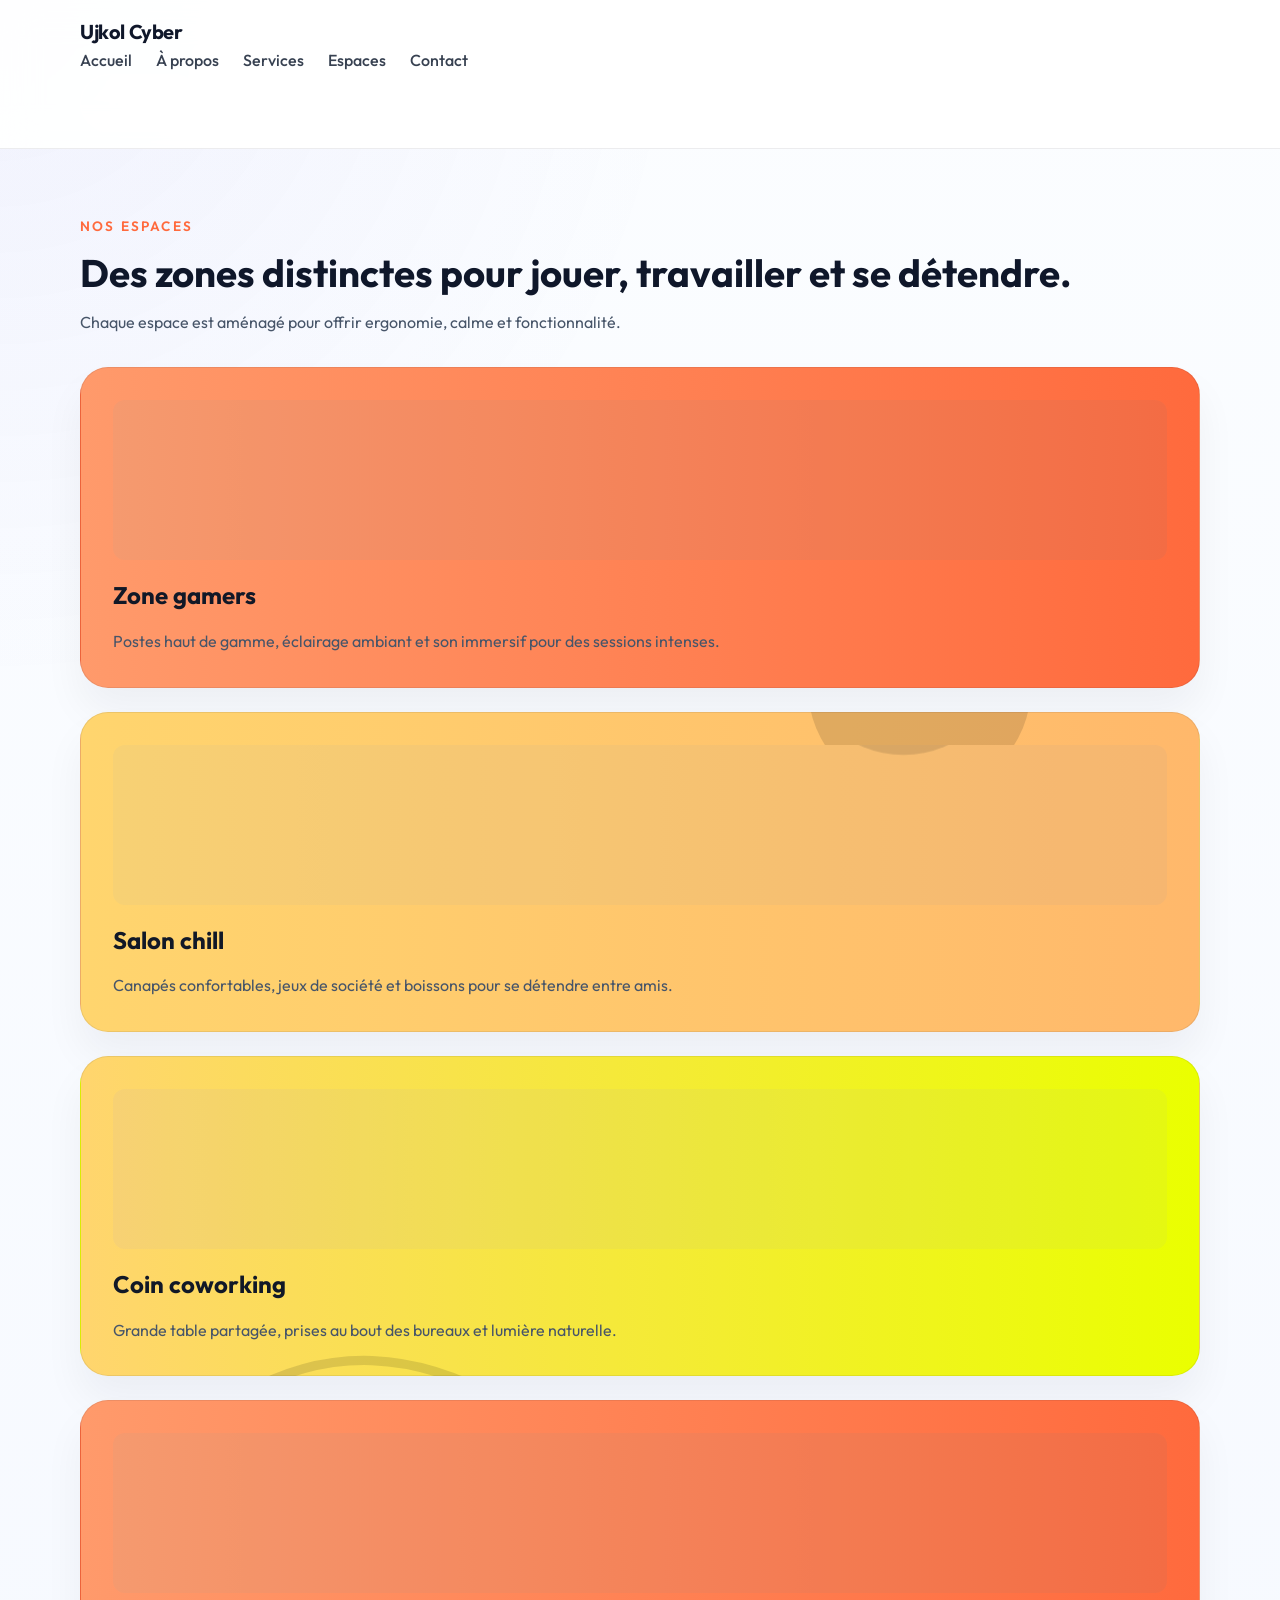
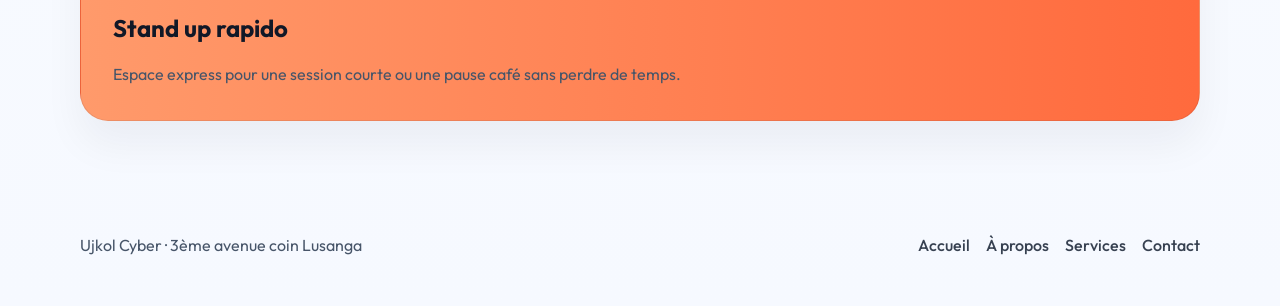
<file: plamedie/spaces.html>
<!DOCTYPE html>
<html lang="fr">
<head>
  <meta charset="UTF-8" />
  <meta name="viewport" content="width=device-width, initial-scale=1.0" />
  <title>Ujkol Cyber | Espaces</title>
  <link rel="stylesheet" href="css/style.css" />
  <link href="https://fonts.googleapis.com/css2?family=Outfit:wght@300;400;600;700;800&display=swap" rel="stylesheet">
  <script defer src="js/main.js"></script>
</head>
<body>
  <header class="site-header">
    <div class="container header-inner">
      <a href="index.html" class="brand">Ujkol Cyber</a>
      <button class="nav-toggle" aria-label="Ouvrir le menu">
        <span></span><span></span><span></span>
      </button>
      <nav class="site-nav">
        <a href="index.html">Accueil</a>
        <a href="about.html">À propos</a>
        <a href="services.html">Services</a>
        <a href="spaces.html">Espaces</a>
        <a href="contact.html">Contact</a>
      </nav>
      <a href="contact.html" class="button button-secondary nav-action">Réserver</a>
    </div>
  </header>

  <main class="container page-content">
    <section class="section-heading fade-up">
      <span class="eyebrow">Nos espaces</span>
      <h1>Des zones distinctes pour jouer, travailler et se détendre.</h1>
      <p>Chaque espace est aménagé pour offrir ergonomie, calme et fonctionnalité.</p>
    </section>

    <section class="spaces-grid">
      <article class="space-card fade-up delay-1" data-bg="images/feature1.svg">
        <div class="feature-img" data-bg="images/feature1.svg"></div>
        <h2>Zone gamers</h2>
        <p>Postes haut de gamme, éclairage ambiant et son immersif pour des sessions intenses.</p>
      </article>
      <article class="space-card fade-up delay-2" data-bg="images/feature2.svg">
        <div class="feature-img" data-bg="images/feature2.svg"></div>
        <h2>Salon chill</h2>
        <p>Canapés confortables, jeux de société et boissons pour se détendre entre amis.</p>
      </article>
      <article class="space-card fade-up delay-3" data-bg="images/feature3.svg">
        <div class="feature-img" data-bg="images/feature3.svg"></div>
        <h2>Coin coworking</h2>
        <p>Grande table partagée, prises au bout des bureaux et lumière naturelle.</p>
      </article>
      <article class="space-card fade-up delay-4" data-bg="images/feature1.svg">
        <div class="feature-img" data-bg="images/feature1.svg"></div>
        <h2>Stand up rapido</h2>
        <p>Espace express pour une session courte ou une pause café sans perdre de temps.</p>
      </article>
    </section>
  </main>

  <footer class="site-footer">
    <div class="container footer-inner">
      <p>Ujkol Cyber · 3ème avenue coin Lusanga</p>
      <nav class="footer-nav">
        <a href="index.html">Accueil</a>
        <a href="about.html">À propos</a>
        <a href="services.html">Services</a>
        <a href="contact.html">Contact</a>
      </nav>
    </div>
  </footer>
</body>
</html>
</file>
<file: style.css>
/* Base */
:root {
  color-scheme: light;
  --accent: #FF6A3D;
  --muted: #6b7280;
  --bg: #f8fbff;
  --card-bg: rgba(255,255,255,0.95);
  font-family: "Outfit", "Inter", "Segoe UI", system-ui, -apple-system, sans-serif;
  background: var(--bg);
  color: #0f172a;
  font-size: 16px;
  line-height: 1.6;
}

* {
  box-sizing: border-box;
}

body {
  margin: 0;
  min-height: 100vh;
  background: radial-gradient(circle at top left, rgba(79, 70, 229, 0.06), transparent 30%),
    linear-gradient(180deg, #fbfdff 0%, #f6f9ff 100%);
  -webkit-font-smoothing:antialiased;
  -moz-osx-font-smoothing:grayscale;
}

img {
  max-width: 100%;
  display: block;
}

button,
input,
textarea {
  font: inherit;
}

button {
  cursor: pointer;
}

.container {
  width: min(1120px, calc(100% - 2rem));
  margin: 0 auto;
}

.site-header {
  position: sticky;
  top: 0;
  z-index: 20;
  background: rgba(255, 255, 255, 0.92);
  backdrop-filter: blur(18px);
  display: flex;
  align-items: center;
  justify-content: space-between;
  gap: 1rem;
  padding: 1rem 0;
  border-bottom: 1px solid rgba(15, 23, 42, 0.08);
}

.brand {
  font-size: 1.25rem;
  font-weight: 700;
  letter-spacing: -0.02em;
  color: #0f172a;
  text-decoration: none;
}
  .hero-card {
    background: rgba(255,255,255,0.06);
    border: 1px solid rgba(255,255,255,0.08);
    border-radius: 1.5rem;
    padding: 1.5rem;
    box-shadow: 0 20px 40px rgba(2,6,23,0.45);
    backdrop-filter: blur(6px);
    color: white;
  }

.site-nav {
  display: flex;
  gap: 1.5rem;
  flex-wrap: wrap;
  align-items: center;
}

.site-nav a,
.footer-nav a {
  color: #374151;
  text-decoration: none;
  font-weight: 500;
  transition: color 0.25s ease;
}

.site-nav a:hover,
.footer-nav a:hover {
  color: #4f46e5;
}

.nav-toggle {
  display: none;
  width: 2rem;
  height: 2rem;
  border: none;
  background: transparent;
  flex-direction: column;
  justify-content: space-between;
  padding: 0;
}

.nav-toggle span {
  display: block;
  height: 2px;
  width: 100%;
  background: #111827;
  transition: transform 0.3s ease, opacity 0.3s ease;
}

.hero {
  padding: 4rem 0;
  min-height: calc(100vh - 84px);
  display: grid;
  place-items: center;
  position: relative;
  overflow: hidden;
}

.hero.hero-bg {
  background-image: url('hero.svg');
  background-size: cover;
  background-position: calc(50% + var(--mx, 0px)) calc(50% + var(--my, 0px));
  background-repeat: no-repeat;
}

.hero:before {
  content: "";
  position: absolute;
  inset: 0;
  background: linear-gradient(180deg, rgba(6,6,6,0.35), rgba(6,6,6,0.25));
  z-index: 0;
}

.hero-grid {
  display: grid;
  gap: 2rem;
  align-items: center;
  z-index: 1;
  text-align: center;
}

.hero-copy {
  max-width: 72ch;
  color: white;
}

.eyebrow {
  display: inline-block;
  margin-bottom: 1rem;
  font-size: 0.85rem;
  text-transform: uppercase;
  letter-spacing: 0.16em;
  color: var(--accent);
  font-weight: 600;
}

.hero-copy h1,
.section-heading h1,
.section-heading h2 {
  margin: 0;
  line-height: 1.05;
}

.hero-copy h1 {
  font-size: clamp(2.4rem, 4vw, 3.6rem);
  margin-bottom: 1rem;
  font-weight: 700;
  letter-spacing: -0.02em;
  line-height: 1.02;
}

.hero-copy p {
  font-size: 1.05rem;
  color: rgba(255,255,255,0.9);
  max-width: 58ch;
  margin: 0 auto;
}

.hero-actions {
  display: flex;
  flex-wrap: wrap;
  gap: 1rem;
  margin-top: 2rem;
}

.button {
  display: inline-flex;
  align-items: center;
  justify-content: center;
  gap: 0.5rem;
  border: none;
  padding: 0.95rem 1.7rem;
  border-radius: 999px;
  font-weight: 600;
  transition: transform 0.25s ease, background 0.25s ease, color 0.25s ease;
  text-decoration: none;
}

.button:hover {
  transform: translateY(-2px);
}

.button-primary {
  background: var(--accent);
  color: white;
}

.button-secondary {
  background: rgba(255,255,255,0.12);
  color: white;
  border: 1px solid rgba(255,255,255,0.12);
}

.hero-card {
  background: rgba(255,255,255,0.06);
  border: 1px solid rgba(255,255,255,0.08);
  border-radius: 1.5rem;
  padding: 1.5rem;
  box-shadow: 0 20px 40px rgba(2,6,23,0.45);
  backdrop-filter: blur(6px);
  color: white;
}

.card-top {
  font-size: 0.95rem;
  color: #4f46e5;
  letter-spacing: 0.1em;
  text-transform: uppercase;
  margin-bottom: 1.5rem;
}

.card-meta {
  display: grid;
  gap: 1rem;
  color: #334155;
}

.card-meta p {
  margin: 0;
  font-weight: 500;
}

.features,
.section-surface,
.page-content {
  padding-bottom: 4rem;
}

.section-heading {
  margin-bottom: 2rem;
}

.section-heading h2,
.section-heading h1 {
  font-size: clamp(2rem, 3vw, 2.75rem);
  margin-bottom: 1rem;
  color: #0f172a;
}

.section-heading p {
  color: #475569;
  max-width: 56rem;
}

.feature-grid,
.services-grid,
.spaces-grid,
.contact-grid,
.content-grid {
  display: grid;
  gap: 1.5rem;
}

.feature-grid {
  grid-template-columns: repeat(auto-fit, minmax(220px, 1fr));
}

.feature-img {
  width: 100%;
  height: 160px;
  border-radius: 12px;
  background-size: cover;
  background-position: center;
  margin-bottom: 1rem;
  transition: transform 0.6s cubic-bezier(.2,.9,.3,1), filter 0.4s ease;
  filter: saturate(0.95) contrast(0.95);
}

.feature-card,
.service-card,
.space-card {
  transition: transform 0.36s ease, box-shadow 0.36s ease;
}

.feature-card:hover .feature-img,
.service-card:hover .feature-img,
.space-card:hover .feature-img {
  transform: scale(1.05);
  filter: saturate(1.08) contrast(1.02);
}

.feature-card:hover,
.service-card:hover,
.space-card:hover {
  transform: translateY(-6px);
  box-shadow: 0 28px 60px rgba(2,6,23,0.2);
}

.in-view {
  opacity: 1 !important;
  transform: translateY(0) !important;
}

.feature-card,
.service-card,
.space-card,
.contact-card,
.value-card,
.content-block {
  background: rgba(255, 255, 255, 0.95);
  border: 1px solid rgba(15, 23, 42, 0.08);
  border-radius: 1.75rem;
  padding: 2rem;
  box-shadow: 0 24px 40px rgba(15, 23, 42, 0.05);
}

.feature-card h3,
.service-card h2,
.space-card h2,
.contact-card h2,
.value-card h3,
.content-block h2 {
  margin-top: 0;
  margin-bottom: 0.9rem;
  color: #111827;
}

.feature-card p,
.service-card p,
.space-card p,
.contact-card p,
.value-card p,
.content-block p {
  margin: 0;
  color: #475569;
}

.section-surface {
  background: rgba(255, 255, 255, 0.9);
  padding: 3rem 0;
  border-radius: 2rem;
  border: 1px solid rgba(79, 70, 229, 0.08);
}

.testimonial-inner,
.values {
  display: grid;
  gap: 2rem;
}

.testimonial-inner {
  align-items: center;
  grid-template-columns: 1.2fr 0.8fr;
}

.testimonial-meta {
  text-align: right;
  color: #4f46e5;
  font-weight: 600;
}

.values {
  grid-template-columns: repeat(auto-fit, minmax(210px, 1fr));
}

.contact-grid {
  grid-template-columns: 1fr 1.3fr;
  align-items: flex-start;
}

.contact-form {
  display: grid;
  gap: 1rem;
}

.contact-form label {
  color: #334155;
  font-weight: 600;
}

.contact-form input,
.contact-form textarea {
  width: 100%;
  background: rgba(247, 250, 255, 0.95);
  border: 1px solid rgba(15, 23, 42, 0.1);
  border-radius: 1rem;
  padding: 1rem 1.1rem;
  color: #111827;
}

.contact-form input:focus,
.contact-form textarea:focus {
  outline: none;
  border-color: rgba(79, 70, 229, 0.35);
  box-shadow: 0 0 0 4px rgba(79, 70, 229, 0.08);
}

.form-message {
  color: #2563eb;
  font-size: 0.95rem;
}

.page-content {
  padding: 4rem 0;
}

.site-footer {
  padding: 2rem 0;
  color: #475569;
}

.footer-inner {
  display: flex;
  align-items: center;
  justify-content: space-between;
  gap: 1rem;
  flex-wrap: wrap;
}

.footer-nav {
  display: flex;
  gap: 1rem;
  flex-wrap: wrap;
}

.fade-up {
  opacity: 0;
  transform: translateY(30px);
  animation: fadeUp 0.8s ease forwards;
}

.fade-up.delay-1 {
  animation-delay: 0.15s;
}

.fade-up.delay-2 {
  animation-delay: 0.3s;
}

.fade-up.delay-3 {
  animation-delay: 0.45s;
}

.fade-up.delay-4 {
  animation-delay: 0.6s;
}

@keyframes fadeUp {
  to {
    opacity: 1;
    transform: translateY(0);
  }
}

@media (max-width: 900px) {
  .hero-grid,
  .testimonial-inner,
  .contact-grid,
  .values,
  .services-grid,
  .spaces-grid,
  .feature-grid,
  .content-grid {
    grid-template-columns: 1fr;
  }

  .hero {
    padding-top: 3.5rem;
    min-height: 60vh;
  }
}

@media (max-width: 700px) {
  .site-header {
    padding: 0 0 0.5rem;
  }

  .nav-toggle {
    display: flex;
  }

  .site-nav {
    position: absolute;
    right: 1rem;
    top: 5rem;
    flex-direction: column;
    background: rgba(255, 255, 255, 0.98);
    border: 1px solid rgba(15, 23, 42, 0.08);
    border-radius: 1.25rem;
    padding: 1rem 1.25rem;
    gap: 1rem;
    width: min(220px, 90%);
    opacity: 0;
    visibility: hidden;
    transform: translateY(-10px);
    transition: opacity 0.25s ease, transform 0.25s ease, visibility 0.25s;
    box-shadow: 0 20px 40px rgba(15, 23, 42, 0.1);
  }

  .site-nav.open {
    opacity: 1;
    visibility: visible;
    transform: translateY(0);
  }

  .footer-inner {
    flex-direction: column;
    align-items: flex-start;
  }

  .hero-copy h1 {
    font-size: 1.6rem;
  }
  .feature-img {
    height: 120px;
  }
  .contact-grid {
    grid-template-columns: 1fr;
  }
}
</file>
<file: plamedie/css/style.css>
/* Base */
:root {
  color-scheme: light;
  --accent: #FF6A3D;
  --muted: #6b7280;
  --bg: #f8fbff;
  --card-bg: rgba(255,255,255,0.95);
  font-family: "Outfit", "Inter", "Segoe UI", system-ui, -apple-system, sans-serif;
  background: var(--bg);
  color: #0f172a;
  font-size: 16px;
  line-height: 1.6;
}

* {
  box-sizing: border-box;
}

body {
  margin: 0;
  min-height: 100vh;
  background: radial-gradient(circle at top left, rgba(79, 70, 229, 0.06), transparent 30%),
    linear-gradient(180deg, #fbfdff 0%, #f6f9ff 100%);
  -webkit-font-smoothing:antialiased;
  -moz-osx-font-smoothing:grayscale;
}

img {
  max-width: 100%;
  display: block;
}

button,
input,
textarea {
  font: inherit;
}

button {
  cursor: pointer;
}

.container {
  width: min(1120px, calc(100% - 2rem));
  margin: 0 auto;
}

.site-header {
  position: sticky;
  top: 0;
  z-index: 20;
  background: rgba(255, 255, 255, 0.92);
  backdrop-filter: blur(18px);
  display: flex;
  align-items: center;
  justify-content: space-between;
  gap: 1rem;
  padding: 1rem 0;
  border-bottom: 1px solid rgba(15, 23, 42, 0.08);
}

.brand {
  font-size: 1.25rem;
  font-weight: 700;
  letter-spacing: -0.02em;
  color: #0f172a;
  text-decoration: none;
}
  .hero-card {
    background: rgba(255,255,255,0.06);
    border: 1px solid rgba(255,255,255,0.08);
    border-radius: 1.5rem;
    padding: 1.5rem;
    box-shadow: 0 20px 40px rgba(2,6,23,0.45);
    backdrop-filter: blur(6px);
    color: white;
  }

.site-nav {
  display: flex;
  gap: 1.5rem;
  flex-wrap: wrap;
  align-items: center;
}

.site-nav a,
.footer-nav a {
  color: #374151;
  text-decoration: none;
  font-weight: 500;
  transition: color 0.25s ease;
}

.site-nav a:hover,
.footer-nav a:hover {
  color: #4f46e5;
}

.nav-toggle {
  display: none;
  width: 2rem;
  height: 2rem;
  border: none;
  background: transparent;
  flex-direction: column;
  justify-content: space-between;
  padding: 0;
}

.nav-toggle span {
  display: block;
  height: 2px;
  width: 100%;
  background: #111827;
  transition: transform 0.3s ease, opacity 0.3s ease;
}

.hero {
  padding: 4rem 0;
  min-height: calc(100vh - 84px);
  display: grid;
  place-items: center;
  position: relative;
  overflow: hidden;
}

.hero.hero-bg {
  background-image: url('../images/hero.svg');
  background-size: cover;
  background-position: calc(50% + var(--mx, 0px)) calc(50% + var(--my, 0px));
  background-repeat: no-repeat;
}

.hero:before {
  content: "";
  position: absolute;
  inset: 0;
  background: linear-gradient(180deg, rgba(6,6,6,0.35), rgba(6,6,6,0.25));
  z-index: 0;
}

.hero-grid {
  display: grid;
  gap: 2rem;
  align-items: center;
  z-index: 1;
  text-align: center;
}

.hero-copy {
  max-width: 72ch;
  color: white;
}

.eyebrow {
  display: inline-block;
  margin-bottom: 1rem;
  font-size: 0.85rem;
  text-transform: uppercase;
  letter-spacing: 0.16em;
  color: var(--accent);
  font-weight: 600;
}

.hero-copy h1,
.section-heading h1,
.section-heading h2 {
  margin: 0;
  line-height: 1.05;
}

.hero-copy h1 {
  font-size: clamp(2.4rem, 4vw, 3.6rem);
  margin-bottom: 1rem;
  font-weight: 700;
  letter-spacing: -0.02em;
  line-height: 1.02;
}

.hero-copy p {
  font-size: 1.05rem;
  color: rgba(255,255,255,0.9);
  max-width: 58ch;
  margin: 0 auto;
}

.hero-actions {
  display: flex;
  flex-wrap: wrap;
  gap: 1rem;
  margin-top: 2rem;
}

.button {
  display: inline-flex;
  align-items: center;
  justify-content: center;
  gap: 0.5rem;
  border: none;
  padding: 0.95rem 1.7rem;
  border-radius: 999px;
  font-weight: 600;
  transition: transform 0.25s ease, background 0.25s ease, color 0.25s ease;
  text-decoration: none;
}

.button:hover {
  transform: translateY(-2px);
}

.button-primary {
  background: var(--accent);
  color: white;
}

.button-secondary {
  background: rgba(255,255,255,0.12);
  color: white;
  border: 1px solid rgba(255,255,255,0.12);
}

.hero-card {
  background: rgba(255,255,255,0.06);
  border: 1px solid rgba(255,255,255,0.08);
  border-radius: 1.5rem;
  padding: 1.5rem;
  box-shadow: 0 20px 40px rgba(2,6,23,0.45);
  backdrop-filter: blur(6px);
  color: white;
}

.card-top {
  font-size: 0.95rem;
  color: #4f46e5;
  letter-spacing: 0.1em;
  text-transform: uppercase;
  margin-bottom: 1.5rem;
}

.card-meta {
  display: grid;
  gap: 1rem;
  color: #334155;
}

.card-meta p {
  margin: 0;
  font-weight: 500;
}

.features,
.section-surface,
.page-content {
  padding-bottom: 4rem;
}

.section-heading {
  margin-bottom: 2rem;
}

.section-heading h2,
.section-heading h1 {
  font-size: clamp(2rem, 3vw, 2.75rem);
  margin-bottom: 1rem;
  color: #0f172a;
}

.section-heading p {
  color: #475569;
  max-width: 56rem;
}

.feature-grid,
.services-grid,
.spaces-grid,
.contact-grid,
.content-grid {
  display: grid;
  gap: 1.5rem;
}

.feature-grid {
  grid-template-columns: repeat(auto-fit, minmax(220px, 1fr));
}

.feature-img {
  width: 100%;
  height: 160px;
  border-radius: 12px;
  background-size: cover;
  background-position: center;
  margin-bottom: 1rem;
  transition: transform 0.6s cubic-bezier(.2,.9,.3,1), filter 0.4s ease;
  filter: saturate(0.95) contrast(0.95);
}

.feature-card,
.service-card,
.space-card {
  transition: transform 0.36s ease, box-shadow 0.36s ease;
}

.feature-card:hover .feature-img,
.service-card:hover .feature-img,
.space-card:hover .feature-img {
  transform: scale(1.05);
  filter: saturate(1.08) contrast(1.02);
+
}

.feature-card:hover,
.service-card:hover,
.space-card:hover {
  transform: translateY(-6px);
+  box-shadow: 0 28px 60px rgba(2,6,23,0.2);
+}

.in-view {
  opacity: 1 !important;
+  transform: translateY(0) !important;
+}

.feature-card,
.service-card,
.space-card,
.contact-card,
.value-card,
.content-block {
  background: rgba(255, 255, 255, 0.95);
  border: 1px solid rgba(15, 23, 42, 0.08);
  border-radius: 1.75rem;
  padding: 2rem;
  box-shadow: 0 24px 40px rgba(15, 23, 42, 0.05);
}

.feature-card h3,
.service-card h2,
.space-card h2,
.contact-card h2,
.value-card h3,
.content-block h2 {
  margin-top: 0;
  margin-bottom: 0.9rem;
  color: #111827;
}

.feature-card p,
.service-card p,
.space-card p,
.contact-card p,
.value-card p,
.content-block p {
  margin: 0;
  color: #475569;
}

.section-surface {
  background: rgba(255, 255, 255, 0.9);
  padding: 3rem 0;
  border-radius: 2rem;
  border: 1px solid rgba(79, 70, 229, 0.08);
}

.testimonial-inner,
.values {
  display: grid;
  gap: 2rem;
}

.testimonial-inner {
  align-items: center;
  grid-template-columns: 1.2fr 0.8fr;
}

.testimonial-meta {
  text-align: right;
  color: #4f46e5;
  font-weight: 600;
}

.values {
  grid-template-columns: repeat(auto-fit, minmax(210px, 1fr));
}

.contact-grid {
  grid-template-columns: 1fr 1.3fr;
  align-items: flex-start;
}

.contact-form {
  display: grid;
  gap: 1rem;
}

.contact-form label {
  color: #334155;
  font-weight: 600;
}

.contact-form input,
.contact-form textarea {
  width: 100%;
  background: rgba(247, 250, 255, 0.95);
  border: 1px solid rgba(15, 23, 42, 0.1);
  border-radius: 1rem;
  padding: 1rem 1.1rem;
  color: #111827;
}

.contact-form input:focus,
.contact-form textarea:focus {
  outline: none;
  border-color: rgba(79, 70, 229, 0.35);
  box-shadow: 0 0 0 4px rgba(79, 70, 229, 0.08);
}

.form-message {
  color: #2563eb;
  font-size: 0.95rem;
}

.page-content {
  padding: 4rem 0;
}

.site-footer {
  padding: 2rem 0;
  color: #475569;
}

.footer-inner {
  display: flex;
  align-items: center;
  justify-content: space-between;
  gap: 1rem;
  flex-wrap: wrap;
}

.footer-nav {
  display: flex;
  gap: 1rem;
  flex-wrap: wrap;
}

.fade-up {
  opacity: 0;
  transform: translateY(30px);
  animation: fadeUp 0.8s ease forwards;
}

.fade-up.delay-1 {
  animation-delay: 0.15s;
}

.fade-up.delay-2 {
  animation-delay: 0.3s;
}

.fade-up.delay-3 {
  animation-delay: 0.45s;
}

.fade-up.delay-4 {
  animation-delay: 0.6s;
}

@keyframes fadeUp {
  to {
    opacity: 1;
    transform: translateY(0);
  }
}

@media (max-width: 900px) {
  .hero-grid,
  .testimonial-inner,
  .contact-grid,
  .values,
  .services-grid,
  .spaces-grid,
  .feature-grid,
  .content-grid {
    grid-template-columns: 1fr;
  }

  .hero {
    padding-top: 3.5rem;
    min-height: 60vh;
  }
}

@media (max-width: 700px) {
  .site-header {
    padding: 0 0 0.5rem;
  }

  .nav-toggle {
    display: flex;
  }

  .site-nav {
    position: absolute;
    right: 1rem;
    top: 5rem;
    flex-direction: column;
    background: rgba(255, 255, 255, 0.98);
    border: 1px solid rgba(15, 23, 42, 0.08);
    border-radius: 1.25rem;
    padding: 1rem 1.25rem;
    gap: 1rem;
    width: min(220px, 90%);
    opacity: 0;
    visibility: hidden;
    transform: translateY(-10px);
    transition: opacity 0.25s ease, transform 0.25s ease, visibility 0.25s;
    box-shadow: 0 20px 40px rgba(15, 23, 42, 0.1);
  }

  .site-nav.open {
    opacity: 1;
    visibility: visible;
    transform: translateY(0);
  }

  .footer-inner {
    flex-direction: column;
    align-items: flex-start;
  }

  .hero-copy h1 {
    font-size: 1.6rem;
  }
  .feature-img {
    height: 120px;
  }
  .contact-grid {
    grid-template-columns: 1fr;
  }
}
</file>
